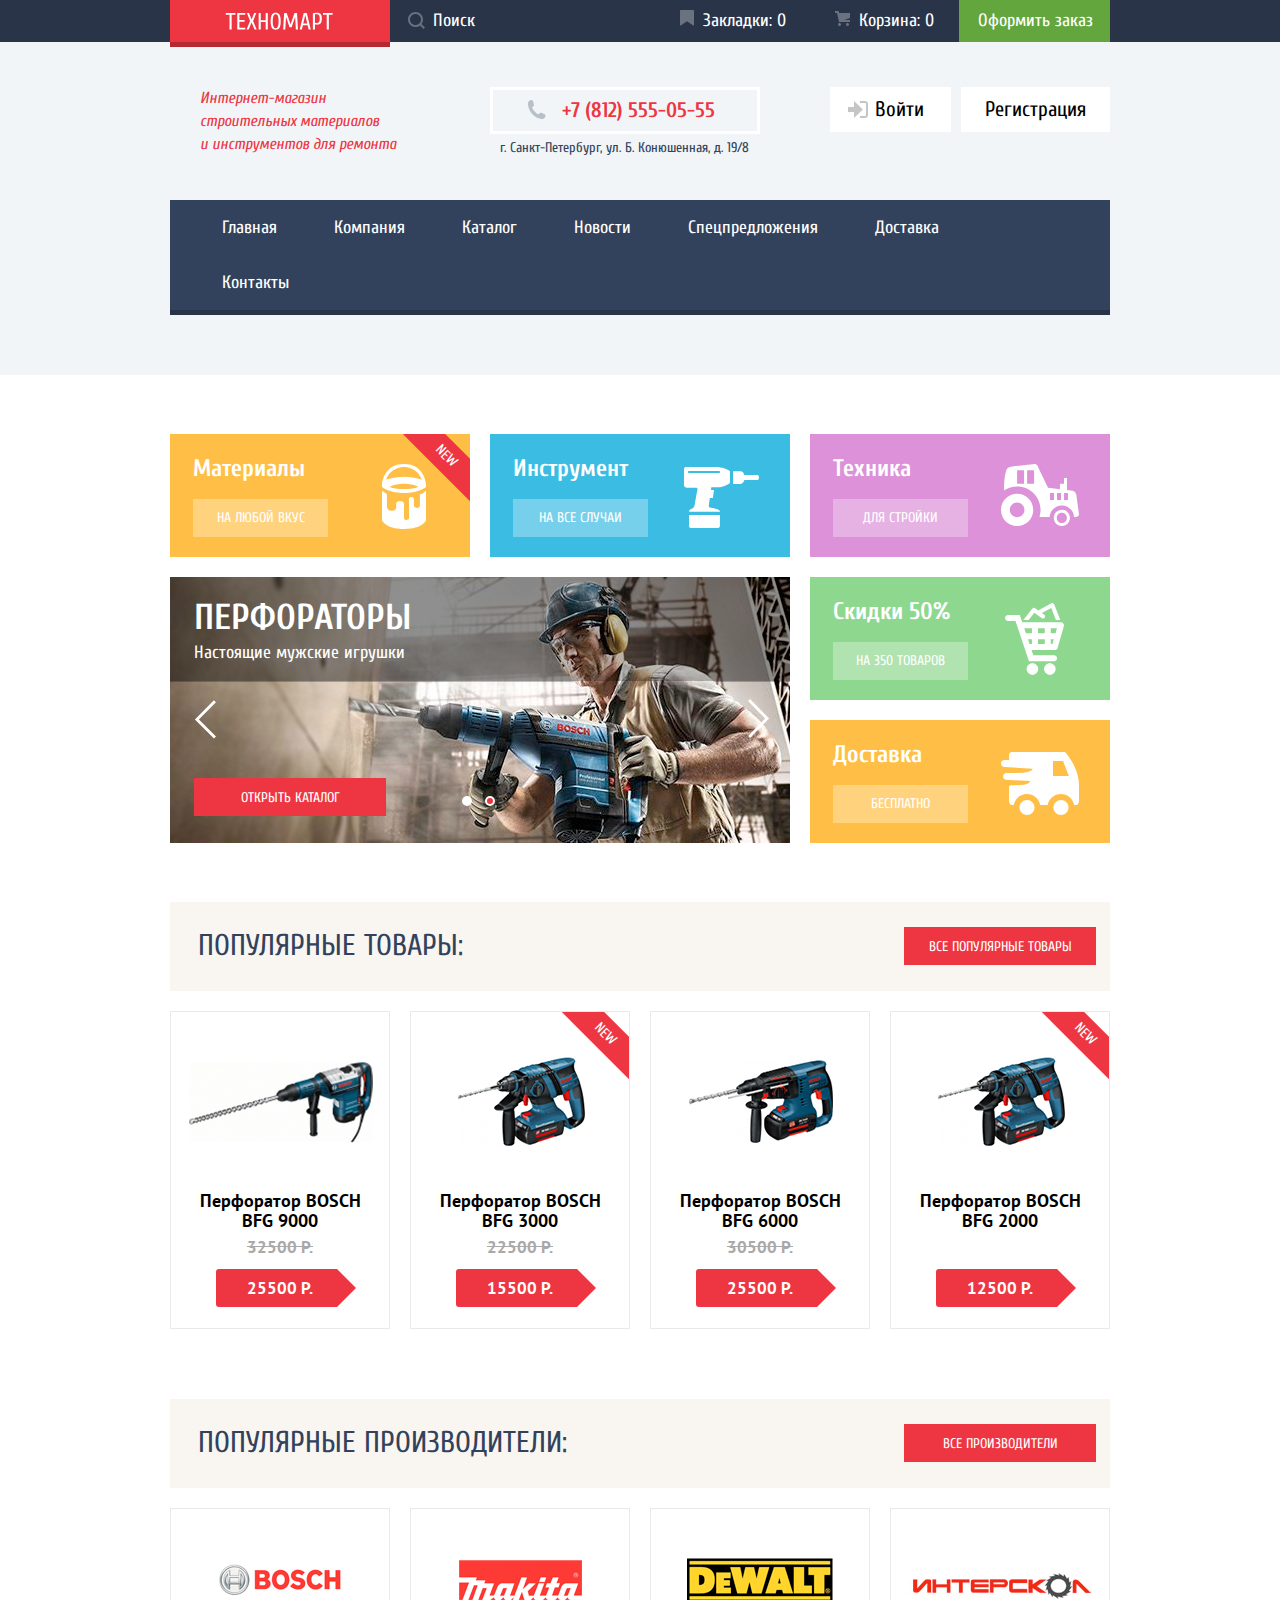
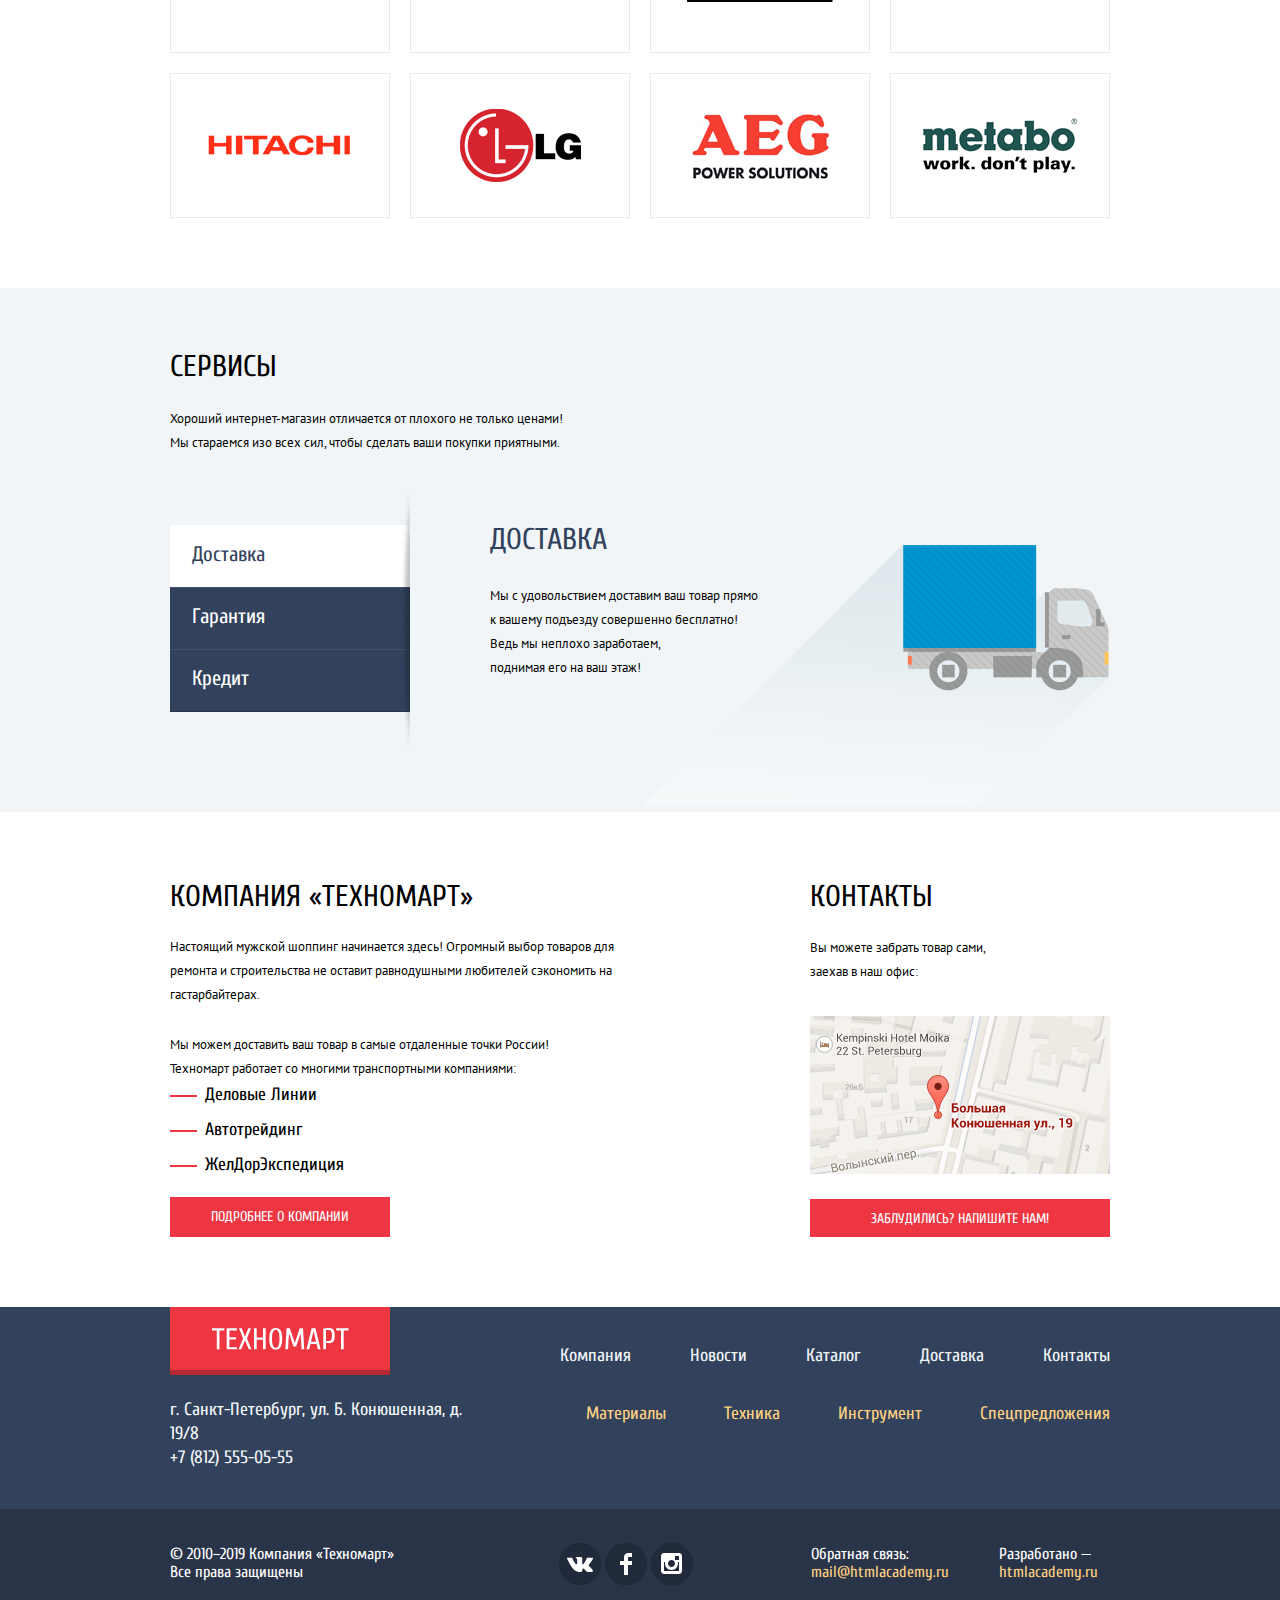
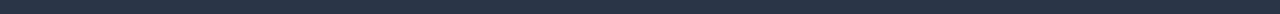
<file: index.html>
<!DOCTYPE html>
<html lang="ru" class="page">

<head>
  <meta charset="utf-8">
  <title>HTML Academy: Техномарт</title>
  <link href="https://fonts.googleapis.com/css2?family=Cuprum:ital,wght@0,400;0,700;1,400&family=PT+Sans:wght@400;700&display=swap" rel="stylesheet">
  <link href="css/normalize.css" rel="stylesheet">
  <link href="css/minifiedcss.css" rel="stylesheet">
</head>

<body class="page-body">
  <header class="site-header">
    <div class="top-bar">
      <div class="centered top-bar-inner">
        <a class="nav-logo"><img class="nav-logo-image" src="img/logo-technomart.svg" width="108" height="18" alt="Техномарт"></a>
        <form action="https://echo.htmlacademy.ru" method="get" class="site-search">
          <label class="visually-hidden" for="search-field">Поиск по сайту</label>
          <input type="search" id="search-field" class="search-field" placeholder="Поиск" aria-label="Поле поиска">
        </form>
        <a class="user-action user-action-bookmark" href="#">
          <svg width="14" height="16" viewBox="0 0 14 16" fill="none" xmlns="http://www.w3.org/2000/svg">
            <path d="M14 15C14 15.55 13.632 15.741 13.182 15.426L7.819 11.661C7.369 11.346 6.632 11.346 6.182 11.661L0.818 15.426C0.368 15.741 0 15.55 0 15V1C0 0.45 0.45 0 1 0H13C13.55 0 14 0.45 14 1V15Z" fill="white" />
          </svg>
          <span>Закладки:</span>
          <span>0</span>
        </a>
        <a class="user-action user-action-cart" href="#">
          <svg width="15" height="15" viewBox="0 0 15 15" fill="none" xmlns="http://www.w3.org/2000/svg">
            <path d="M4.5 15C5.32843 15 6 14.3284 6 13.5C6 12.6716 5.32843 12 4.5 12C3.67157 12 3 12.6716 3 13.5C3 14.3284 3.67157 15 4.5 15Z" fill="white" />
            <path d="M12.5 15C13.3284 15 14 14.3284 14 13.5C14 12.6716 13.3284 12 12.5 12C11.6716 12 11 12.6716 11 13.5C11 14.3284 11.6716 15 12.5 15Z" fill="white" />
            <path d="M15 2H4.07L3.648 0H0V2H2.031L4.016 11H15V9H9.441L15 6.951V2Z" fill="white" />
          </svg>
          <span>Корзина:</span>
          <span>0</span>
        </a>
        <a class="user-action user-action-order user-action-accent" href="#">Оформить заказ</a>
      </div>
    </div>
    <div class="centered">
      <section class="header-mid">
        <h1 class="header-heading">Интернет-магазин строительных материалов и&nbsp;инструментов для ремонта</h1>
        <div class="header-address-section">
          <a class="header-address-phone" href="tel:+78125550555">+7 (812) 555-05-55</a>
          <address class="header-address">г. Санкт-Петербург, ул. Б. Конюшенная, д. 19/8</address>
        </div>
        <div class="user-login-section">
          <a class="log-action-btn log-action-btn-login" href="#">
            <svg width="21" height="17" viewBox="0 0 21 17" fill="#C5C5C5" xmlns="http://www.w3.org/2000/svg">
              <path d="M14.875 8.5L6 0V6H0V11H6V17L14.875 8.5Z" />
              <path d="M16.986 15.01H11.959V17H16.986C19.164 17 19.99 15.19 20.015 13.974V3.028C19.99 1.811 19.164 0 16.986 0H11.959V1.99H16.986C17.825 1.99 17.978 2.671 17.996 3.047V13.951C17.979 14.327 17.825 15.01 16.986 15.01Z" />
            </svg>
            <span>Войти</span>
          </a>
          <a class="log-action-btn" href="#">Регистрация</a>
        </div>
      </section>
      <nav class="header-nav" aria-label="Навигация по сайту">
        <ul class="header-nav-list content-list">
          <li class="header-nav-item">
            <a class="header-nav-link">Главная</a>
          </li>
          <li class="header-nav-item">
            <a class="header-nav-link" href="#">Компания</a>
          </li>
          <li class="header-nav-item">
            <a class="header-nav-link" href="catalog.html">Каталог</a>
          </li>
          <li class="header-nav-item">
            <a class="header-nav-link" href="#">Новости</a>
          </li>
          <li class="header-nav-item">
            <a class="header-nav-link" href="#">Спецпредложения</a>
          </li>
          <li class="header-nav-item">
            <a class="header-nav-link" href="#">Доставка</a>
          </li>
          <li class="header-nav-item">
            <a class="header-nav-link" href="#">Контакты</a>
          </li>
        </ul>
      </nav>
    </div>
  </header>
  <main class="site-main">
    <div class="centered">
      <section class="offer-section">
        <h2 class="visually-hidden">Предложения:</h2>
        <div class="category category-materials new-label">
          <h3>Материалы</h3>
          <a class="site-button category-button" href="#">На любой вкус</a>
        </div>
        <div class="category category-instruments">
          <h3>Инструмент</h3>
          <a class="site-button category-button" href="#">На все случаи</a>
        </div>
        <div class="category category-technics">
          <h3>Техника</h3>
          <a class="site-button category-button" href="#">Для стройки</a>
        </div>
        <div class="slider-section">
          <div class="slider-wrapper">
            <section class="slider-slide first-slide active-slide">
              <div class="slider-info-wrapper">
                <h3>Перфораторы</h3>
                <p>Настоящие мужские игрушки</p>
              </div>
              <div class="slider-button-wrapper">
                <a class="site-button" href="catalog.html">Открыть каталог</a>
              </div>
            </section>
            <section class="slider-slide second-slide">
              <div class="slider-info-wrapper">
                <h3>Дрели</h3>
                <p>Соседям на радость!</p>
              </div>
              <div class="slider-button-wrapper">
                <a class="site-button" href="catalog.html">Открыть каталог</a>
              </div>
            </section>
          </div>
          <div class="slider-controls">
            <div class="slider-toggle-container">
              <button class="slider-toggle slider-toggle-left">
                <span class="visually-hidden">Предыдущий слайд</span>
              </button>
              <button class="slider-toggle slider-toggle-right">
                <span class="visually-hidden">Следующий слайд</span>
              </button>
            </div>
            <div class="slider-switch-container">
              <button class="slider-switch">
                <span class="visually-hidden">Первый слайд</span>
              </button>
              <button class="slider-switch slider-switch-current">
                <span class="visually-hidden">Второй слайд</span>
              </button>
            </div>
          </div>
        </div>
        <div class="category category-offers">
          <h3>Скидки 50%</h3>
          <a class="site-button category-button" href="#">На 350 товаров</a>
        </div>
        <div class="category category-delivery">
          <h3>Доставка</h3>
          <a class="site-button category-button" href="#">Бесплатно</a>
        </div>
      </section>
      <section class="popular-section">
        <div class="popular-section-header">
          <h2 class="content-heading">Популярные товары:</h2>
          <a class="site-button" href="#">Все популярные товары</a>
        </div>
        <ul class="popular-product-list content-list">
          <li class="product-list-item">
            <article class="product-card" tabindex="0">
              <div class="product-card-title">
                <h4>Перфоратор BOSCH BFG 9000</h4>
              </div>
              <div class="product-card-photo">
                <img class="product-card-img" src="img/snippet-32961.jpg" width="184" height="164" alt="Фотография товара">
              </div>
              <div class="product-card-actions">
                <a class="site-button product-card-buy-btn" href="#">
                  <span>Купить</span>
                </a>
                <a class="site-button product-card-bookmark-btn" href="#">В закладки</a>
              </div>
              <div class="product-price-wrapper">
                <p class="product-card-price product-card-old-price">32500 Р.</p>
                <p class="product-card-price product-price-button">25500 Р.</p>
              </div>
            </article>
          </li>
          <li class="product-list-item">
            <article class="product-card new-label" tabindex="0">
              <div class="product-card-title">
                <h4>Перфоратор BOSCH BFG 3000</h4>
              </div>
              <div class="product-card-photo">
                <img class="product-card-img" src="img/snippet-18927.jpg" width="127" height="112" alt="Фотография товара">
              </div>
              <div class="product-card-actions">
                <a class="site-button product-card-buy-btn" href="#">
                  <span>Купить</span>
                </a>
                <a class="site-button product-card-bookmark-btn" href="#">В закладки</a>
              </div>
              <div class="product-price-wrapper">
                <p class="product-card-price product-card-old-price">22500 Р.</p>
                <p class="product-card-price product-price-button">15500 Р.</p>
              </div>
            </article>
          </li>
          <li class="product-list-item">
            <article class="product-card" tabindex="0">
              <div class="product-card-title">
                <h4>Перфоратор BOSCH BFG 6000</h4>
              </div>
              <div class="product-card-photo">
                <img class="product-card-img" src="img/snippet-945.jpg" width="144" height="128" alt="Фотография товара">
              </div>
              <div class="product-card-actions">
                <a class="site-button product-card-buy-btn" href="#">
                  <span>Купить</span>
                </a>
                <a class="site-button product-card-bookmark-btn" href="#">В закладки</a>
              </div>
              <div class="product-price-wrapper">
                <p class="product-card-price product-card-old-price">30500 Р.</p>
                <p class="product-card-price product-price-button">25500 Р.</p>
              </div>
            </article>
          </li>
          <li class="product-list-item">
            <article class="product-card new-label" tabindex="0">
              <div class="product-card-title">
                <h4>Перфоратор BOSCH BFG 2000</h4>
              </div>
              <div class="product-card-photo">
                <img class="product-card-img" src="img/snippet-18927.jpg" width="127" height="112" alt="Фотография товара">
              </div>
              <div class="product-card-actions">
                <a class="site-button product-card-buy-btn" href="#">
                  <span>Купить</span>
                </a>
                <a class="site-button product-card-bookmark-btn" href="#">В закладки</a>
              </div>
              <div class="product-price-wrapper">
                <p class="product-card-price product-price-button">12500 Р.</p>
              </div>
            </article>
          </li>
        </ul>
      </section>
      <section class="popular-section">
        <div class="popular-section-header">
          <h2 class="content-heading">Популярные Производители:</h2>
          <a class="site-button" href="#">Все производители</a>
        </div>
        <ul class="manufacturer-list content-list">
          <li class="manufacturer-list-item">
            <a class="manufacturer-list-link" href="#" aria-label="Сайт компании-производителя Bosch">
              <img class="manufacturer-list-img" src="img/bosch-company.png" width="126" height="37" alt="Bosch">
            </a>
          </li>
          <li class="manufacturer-list-item">
            <a class="manufacturer-list-link" href="#" aria-label="Сайт компании-производителя Makita">
              <img class="manufacturer-list-img" src="img/makita-company.png" width="123" height="40" alt="Makita">
            </a>
          </li>
          <li class="manufacturer-list-item">
            <a class="manufacturer-list-link" href="#" aria-label="Сайт компании-производителя Dewalt">
              <img class="manufacturer-list-img" src="img/dewalt-company.png" width="146" height="44" alt="Dewalt">
            </a>
          </li>
          <li class="manufacturer-list-item">
            <a class="manufacturer-list-link" href="#" aria-label="Сайт компании-производителя Интерскол">
              <img class="manufacturer-list-img" src="img/interskol-company.png" width="200" height="88" alt="Интерскол">
            </a>
          </li>
          <li class="manufacturer-list-item">
            <a class="manufacturer-list-link" href="#" aria-label="Сайт компании-производителя Hitachi">
              <img class="manufacturer-list-img" src="img/hitachi-company.png" width="169" height="31" alt="Hitachi">
            </a>
          </li>
          <li class="manufacturer-list-item">
            <a class="manufacturer-list-link" href="#" aria-label="Сайт компании-производителя Lg">
              <img class="manufacturer-list-img" src="img/lg-company.png" width="121" height="73" alt="Lg">
            </a>
          </li>
          <li class="manufacturer-list-item">
            <a class="manufacturer-list-link" href="#" aria-label="Сайт компании-производителя Aeg">
              <img class="manufacturer-list-img" src="img/aeg-company.png" width="151" height="96" alt="Aeg">
            </a>
          </li>
          <li class="manufacturer-list-item">
            <a class="manufacturer-list-link" href="#" aria-label="Сайт компании-производителя Metabo">
              <img class="manufacturer-list-img" src="img/metabo-company.png" width="204" height="69" alt="Metabo">
            </a>
          </li>
        </ul>
      </section>
    </div>
    <section class="services-section">
      <div class="centered">
        <div class="service-section-inner">
          <div class="service-heading-wrapper">
            <h2 class="content-heading section-heading">Сервисы</h2>
            <p>Хороший интернет-магазин отличается от плохого не только ценами! Мы стараемся изо всех сил, чтобы сделать ваши покупки приятными.</p>
          </div>
          <div class="services-tabs">
            <button class="tab-button tab-button-active">Доставка</button>
            <button class="tab-button">Гарантия</button>
            <button class="tab-button">Кредит</button>
          </div>
          <div class="services-description">
            <div class="services-description-card services-description-card-active services-description-delivery">
              <h3 class="content-heading">Доставка</h3>
              <p>Мы с удовольствием доставим ваш товар прямо к&nbsp;вашему&nbsp;подъезду совершенно бесплатно! Ведь&nbsp;мы&nbsp;неплохо&nbsp;заработаем,<br>поднимая его на ваш этаж!</p>
            </div>
            <div class="services-description-card services-description-warranty">
              <h3 class="content-heading">Гарантия</h3>
              <p>Если купленный у нас товар поломается или заискрит, а&nbsp;также в случае пожара, спровоцированного его возгоранием, вы всегда можете быть уверены в нашей гарантии. Мы обменяем сгоревший товар на новый. Дом&nbsp;уж восстановите как-нибудь сами.</p>
            </div>
            <div class="services-description-card services-description-credit">
              <h3 class="content-heading">Кредит</h3>
              <p>Залезть в долговую яму стало проще! Кредитные&nbsp;консультанты придут вам на помощь.</p>
              <a class="site-button" href="#">Отправить заявку</a>
            </div>
          </div>
        </div>
      </div>
    </section>
    <div class="centered">
      <div class="info-section">
        <section class="info-inner about-section">
          <h2 class="content-heading section-heading">Компания «Техномарт»</h2>
          <p>Настоящий мужской шоппинг начинается здесь! Огромный выбор товаров для ремонта и строительства не оставит равнодушными любителей сэкономить на гастарбайтерах.</p>
          <p>Мы можем доставить ваш товар в самые отдаленные точки России! Техномарт&nbsp;работает со многими транспортными компаниями:</p>
          <ul class="delivery-list content-list">
            <li class="delivery-list-item">
              <a class="delivery-list-link" href="#">Деловые Линии</a>
            </li>
            <li class="delivery-list-item">
              <a class="delivery-list-link" href="#">Автотрейдинг</a>
            </li>
            <li class="delivery-list-item">
              <a class="delivery-list-link" href="#">ЖелДорЭкспедиция</a>
            </li>
          </ul>
          <a class="site-button" href="#">Подробнее о компании</a>
        </section>
        <section class="info-inner contact-section">
          <h2 class="content-heading section-heading">Контакты</h2>
          <p>Вы можете забрать товар сами,<br> заехав в наш офис:</p>
          <div class="contact-section-map">
            <a href="https://www.google.com/maps/place/%D0%91%D0%BE%D0%BB%D1%8C%D1%88%D0%B0%D1%8F+%D0%9A%D0%BE%D0%BD%D1%8E%D1%88%D0%B5%D0%BD%D0%BD%D0%B0%D1%8F+%D1%83%D0%BB.,+19%2F8,+%D0%A1%D0%B0%D0%BD%D0%BA%D1%82-%D0%9F%D0%B5%D1%82%D0%B5%D1%80%D0%B1%D1%83%D1%80%D0%B3,+%D0%A0%D0%BE%D1%81%D1%81%D0%B8%D1%8F,+191186/@59.9387165,30.3230474,17z/data=!4m2!3m1!1s0x4696310fca145cc1:0x42b32648d8238007" target="_blank" aria-label="Наше местоположение на карте">
              <img src="img/map.jpg" width="300" height="158" alt="Карта">
            </a>
          </div>
          <a class="site-button contact-button" href="#">Заблудились? Напишите нам!</a>
        </section>
      </div>
    </div>
  </main>
  <footer class="site-footer">
    <div class="footer-top">
      <div class="centered">
        <div class="footer-top-inner">
          <div class="footer-info">
            <a class="footer-logo"><img src="img/logo.svg" width="220" height="68" alt="Техномарт"></a>
            <p class="footer-address">г. Санкт-Петербург, ул. Б. Конюшенная, д. 19/8</p>
            <a class="footer-tel" href="tel:+78125550555">+7 (812) 555-05-55</a>
          </div>
          <nav class="footer-nav" aria-label="Навигация по сайту">
            <ul class="footer-nav-list content-list">
              <li class="footer-nav-list-item">
                <a class="footer-nav-list-link" href="#">Компания</a>
              </li>
              <li class="footer-nav-list-item">
                <a class="footer-nav-list-link" href="#">Новости</a>
              </li>
              <li class="footer-nav-list-item">
                <a class="footer-nav-list-link" href="catalog.html">Каталог</a>
              </li>
              <li class="footer-nav-list-item">
                <a class="footer-nav-list-link" href="#">Доставка</a>
              </li>
              <li class="footer-nav-list-item">
                <a class="footer-nav-list-link" href="#">Контакты</a>
              </li>
            </ul>
            <ul class="footer-nav-list content-list">
              <li class="footer-nav-list-item">
                <a class="footer-nav-list-link" href="#">Материалы</a>
              </li>
              <li class="footer-nav-list-item">
                <a class="footer-nav-list-link" href="#">Техника</a>
              </li>
              <li class="footer-nav-list-item">
                <a class="footer-nav-list-link" href="#">Инструмент</a>
              </li>
              <li class="footer-nav-list-item">
                <a class="footer-nav-list-link" href="#">Спецпредложения</a>
              </li>
            </ul>
          </nav>
        </div>
      </div>
    </div>
    <div class="bottom-bar">
      <div class="centered">
        <div class="bottom-bar-inner">
          <p class="bottom-bar-terms">© 2010–2019 Компания «Техномарт»<br>Все права защищены</p>
          <section class="social-network">
            <h3 class="visually-hidden">Мы в социальных сетях</h3>
            <ul class="social-network-list content-list">
              <li class="social-network-list-item">
                <a class="social-network-list-link social-network-list-link-vk" href="#">
                  <span class="visually-hidden">Vkontakte</span>
                </a>
              </li>
              <li class="social-network-list-item">
                <a class="social-network-list-link social-network-list-link-fb" href="#">
                  <span class="visually-hidden">Facebook</span>
                </a>
              </li>
              <li class="social-network-list-item">
                <a class="social-network-list-link social-network-list-link-insta" href="#">
                  <span class="visually-hidden">Instagram</span>
                </a>
              </li>
            </ul>
          </section>
          <div class="bottom-bar-info">
            <p class="bottom-bar-contact">Обратная связь: <a class="bottom-bar-link" href="mailto:mail@htmlacademy.ru">mail@htmlacademy.ru</a></p>
            <p class="bottom-bar-copyright">Разработано — <a class="bottom-bar-link" href="https://htmlacademy.ru/intensive/htmlcss">htmlacademy.ru</a></p>
          </div>
        </div>
      </div>
    </div>
  </footer>
  <div class="modal modal-map modal-map-opened">
    <iframe class="modal-map-live" src="https://www.google.com/maps/embed?pb=!1m14!1m8!1m3!1d1998.6037861610246!2d30.3230474!3d59.9387165!3m2!1i1024!2i768!4f13.1!3m3!1m2!1s0x4696310fca145cc1%3A0x42b32648d8238007!2z0JHQvtC70YzRiNCw0Y8g0JrQvtC90Y7RiNC10L3QvdCw0Y8g0YPQuy4sIDE5LzgsINCh0LDQvdC60YIt0J_QtdGC0LXRgNCx0YPRgNCzLCDQoNC-0YHRgdC40Y8sIDE5MTE4Ng!5e0!3m2!1sru!2see!4v1594763215820!5m2!1sru!2see" width="943" height="442" allowfullscreen="" aria-hidden="false" tabindex="0"></iframe>
    <a class="modal-map-link" href="https://www.google.com/maps/place/%D0%91%D0%BE%D0%BB%D1%8C%D1%88%D0%B0%D1%8F+%D0%9A%D0%BE%D0%BD%D1%8E%D1%88%D0%B5%D0%BD%D0%BD%D0%B0%D1%8F+%D1%83%D0%BB.,+19%2F8,+%D0%A1%D0%B0%D0%BD%D0%BA%D1%82-%D0%9F%D0%B5%D1%82%D0%B5%D1%80%D0%B1%D1%83%D1%80%D0%B3,+%D0%A0%D0%BE%D1%81%D1%81%D0%B8%D1%8F,+191186/@59.9387165,30.3230474,17z/data=!4m2!3m1!1s0x4696310fca145cc1:0x42b32648d8238007" target="_blank">
      <img src="img/map-big.jpg" width="943" height="442" alt="Карта">
    </a>
    <button class="modal-close-btn" type="button" name="close-btn" aria-label="Кнопка закрытия окна">
    </button>
  </div>
  <section class="modal modal-contact">
    <h2 class="visually-hidden">Форма связи</h2>
    <form class="modal-contact-form" action="https://echo.htmlacademy.ru" method="post">
      <div class="modal-contact-fields">
        <div class="modal-contact-field">
          <label class="modal-contact-label" for="name-field">Ваше имя:</label>
          <input class="modal-contact-input" type="text" name="contact-name" id="name-field" placeholder="Имя Фамилия">
        </div>
        <div class="modal-contact-field">
          <label class="modal-contact-label" for="email-field">Ваш e-mail:</label>
          <input class="modal-contact-input" type="email" name="contact-email" id="email-field" placeholder="email@example.com">
        </div>
        <div class="modal-contact-field-full">
          <label class="modal-contact-label" for="comment-field">Текст письма:</label>
          <textarea class="modal-contact-input modal-contact-comment" id="comment-field" placeholder="В свободной форме"></textarea>
        </div>
      </div>
      <div class="modal-contact-submit">
        <button class="site-button modal-button" type="submit">Отправить</button>
      </div>
    </form>
    <button class="modal-close-btn" type="button" name="close-btn" aria-label="Кнопка закрытия окна">
    </button>
  </section>
  <div class="modal modal-cart">
    <div class="modal-cart-inner">
      <div class="modal-cart-alert">
        <p>Товар добавлен в корзину!</p>
      </div>
      <div class="modal-contact-submit modal-cart-links">
        <a class="site-button" href="#">Оформить заказ</a>
        <a class="site-button site-button-noaccent" href="#">Продолжить покупки</a>
      </div>
    </div>
    <button class="modal-close-btn" type="button" name="close-btn" aria-label="Кнопка закрытия окна">
    </button>
  </div>
</body>

</html>
</file>
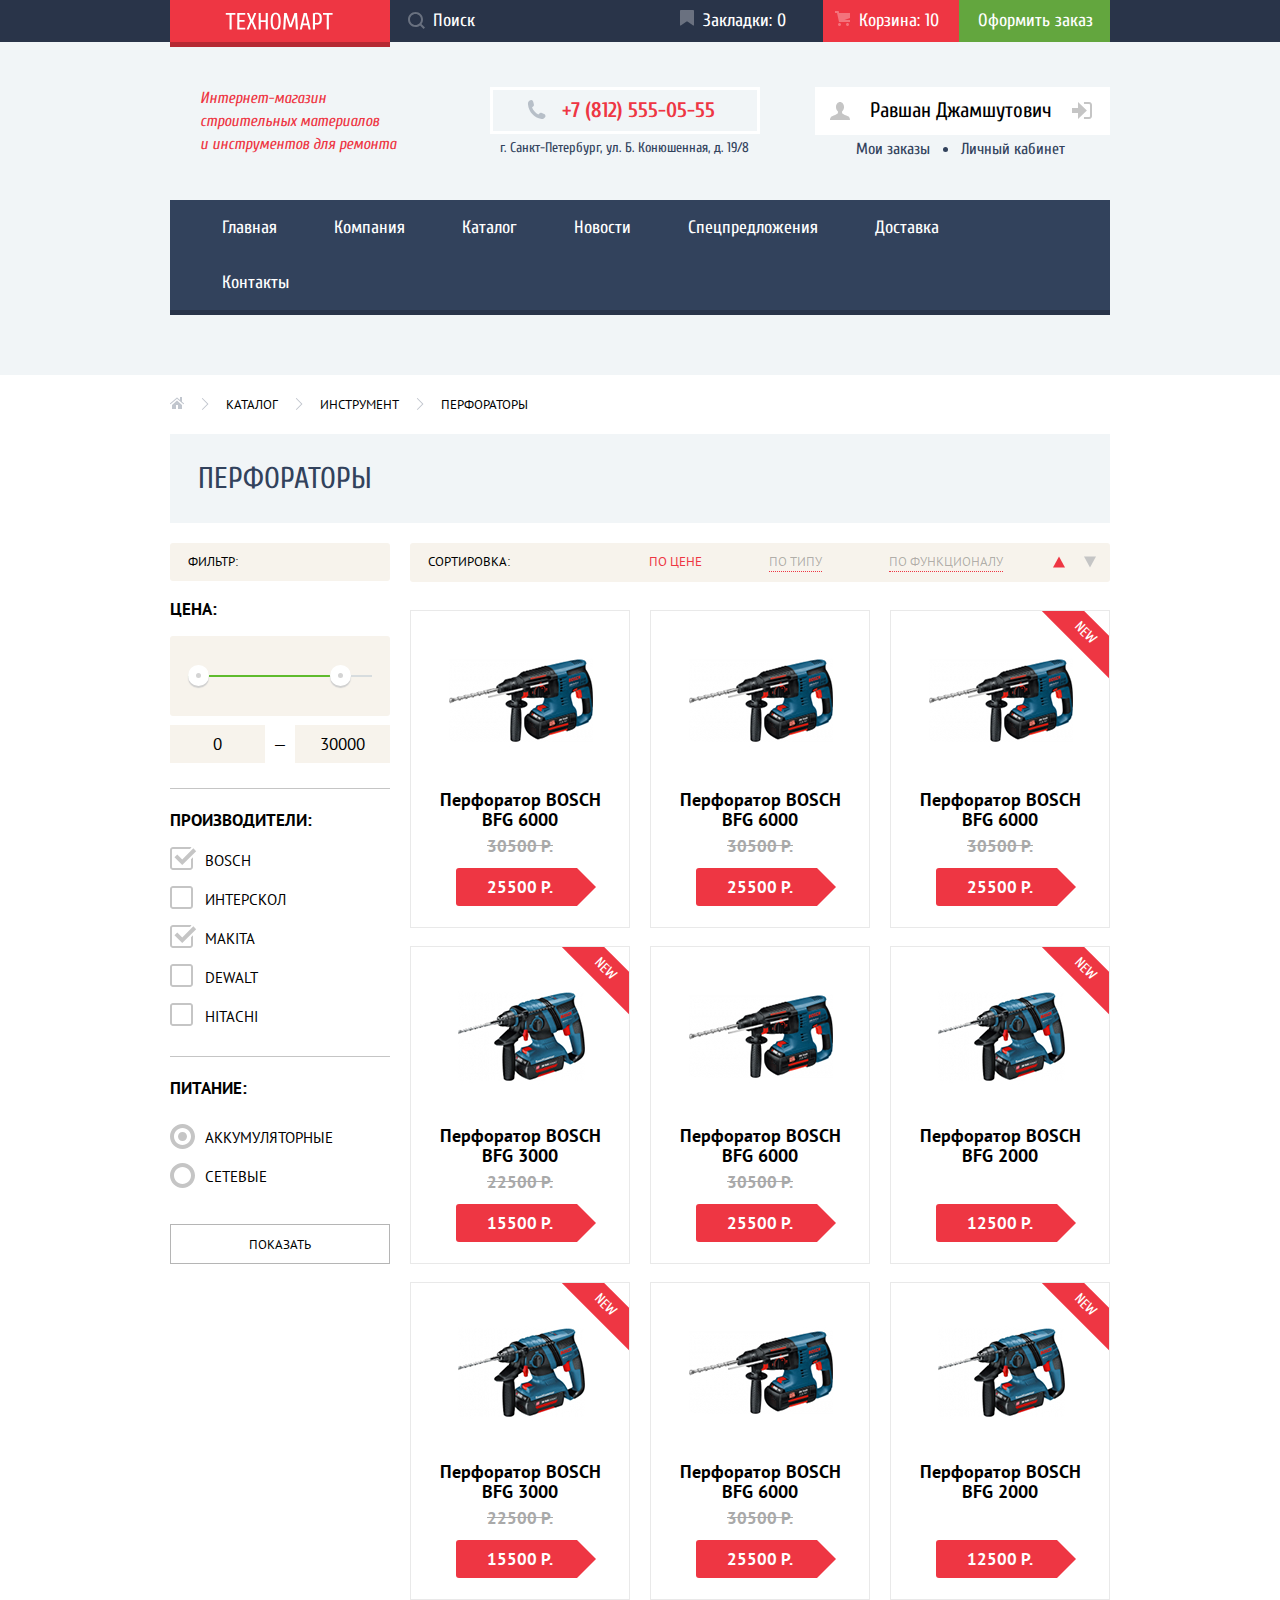
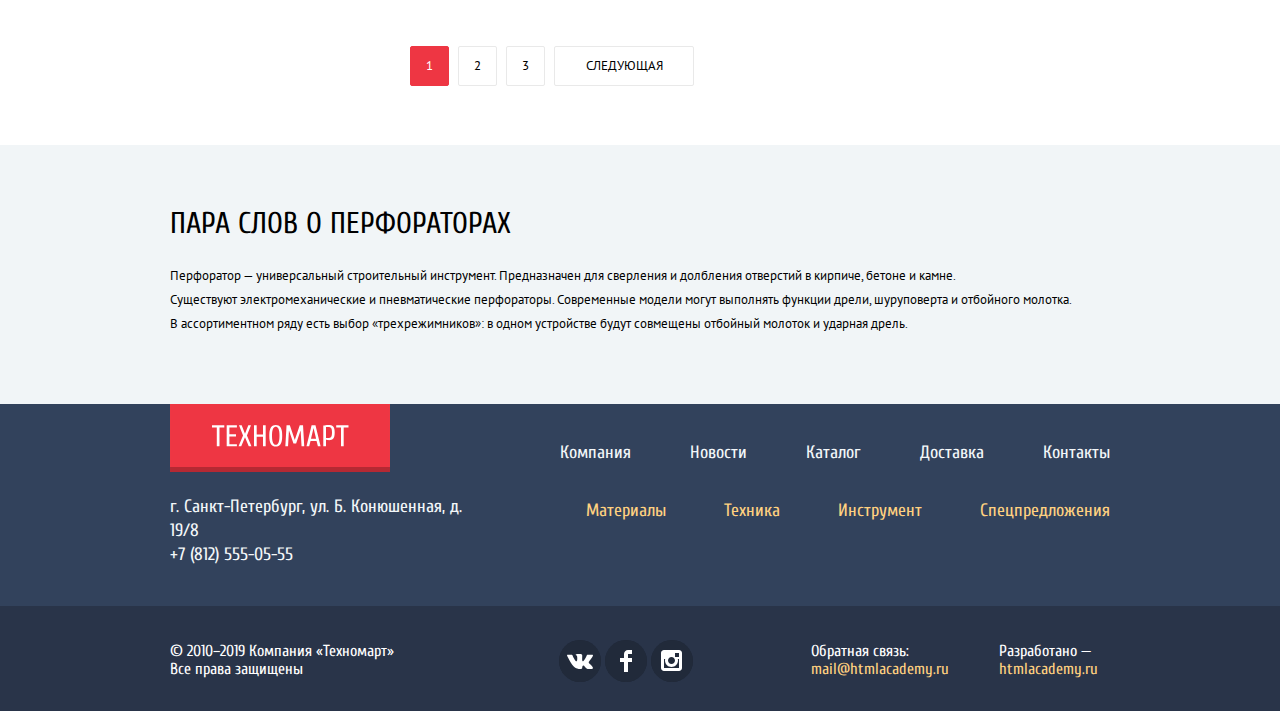
<file: catalog.html>
<!DOCTYPE html>
<html lang="ru" class="page">

<head>
  <meta charset="utf-8">
  <title>HTML Academy: Техномарт</title>
  <link href="https://fonts.googleapis.com/css2?family=Cuprum:ital,wght@0,400;0,700;1,400&family=PT+Sans:wght@400;700&display=swap" rel="stylesheet">
  <link href="css/normalize.css" rel="stylesheet">
  <link href="css/minifiedcss.css" rel="stylesheet">
</head>

<body class="page-body">
  <header class="site-header">
    <div class="top-bar">
      <div class="centered top-bar-inner">
        <a class="nav-logo" href="index.html">
          <img class="nav-logo-image" src="img/logo-technomart.svg" width="108" height="18" alt="Техномарт">
        </a>
        <form action="https://echo.htmlacademy.ru" method="get" class="site-search">
          <label class="visually-hidden" for="search-field">Поиск по сайту</label>
          <input type="search" id="search-field" class="search-field" placeholder="Поиск" aria-label="Поле поиска">
        </form>
        <a class="user-action user-action-bookmark" href="#">
          <svg width="14" height="16" viewBox="0 0 14 16" fill="none" xmlns="http://www.w3.org/2000/svg">
            <path d="M14 15C14 15.55 13.632 15.741 13.182 15.426L7.819 11.661C7.369 11.346 6.632 11.346 6.182 11.661L0.818 15.426C0.368 15.741 0 15.55 0 15V1C0 0.45 0.45 0 1 0H13C13.55 0 14 0.45 14 1V15Z" fill="white" />
          </svg>
          <span>Закладки:</span>
          <span>0</span>
        </a>
        <a class="user-action user-action-cart user-action-active" href="#">
          <svg width="15" height="15" viewBox="0 0 15 15" fill="none" xmlns="http://www.w3.org/2000/svg">
            <path d="M4.5 15C5.32843 15 6 14.3284 6 13.5C6 12.6716 5.32843 12 4.5 12C3.67157 12 3 12.6716 3 13.5C3 14.3284 3.67157 15 4.5 15Z" fill="white" />
            <path d="M12.5 15C13.3284 15 14 14.3284 14 13.5C14 12.6716 13.3284 12 12.5 12C11.6716 12 11 12.6716 11 13.5C11 14.3284 11.6716 15 12.5 15Z" fill="white" />
            <path d="M15 2H4.07L3.648 0H0V2H2.031L4.016 11H15V9H9.441L15 6.951V2Z" fill="white" />
          </svg>
          <span>Корзина:</span>
          <span>10</span>
        </a>
        <a class="user-action user-action-order user-action-accent" href="#">Оформить заказ</a>
      </div>
    </div>
    <div class="centered">
      <section class="header-mid">
        <h1 class="header-heading">Интернет-магазин строительных материалов и&nbsp;инструментов для ремонта</h1>
        <div class="header-address-section">
          <a class="header-address-phone" href="tel:+78125550555">+7 (812) 555-05-55</a>
          <address class="header-address">г. Санкт-Петербург, ул. Б. Конюшенная, д. 19/8</address>
        </div>
        <div class="user-login-section">
          <a class="log-action-link profile" href="#">
            <svg width="20" height="18" viewBox="0 0 20 18" fill="#C5C5C5" xmlns="http://www.w3.org/2000/svg">
              <path d="M17.881 14.166C15.737 13.431 13.625 12.5 12.674 11.776C12.017 11.275 11.904 10.158 12.157 9.361C13.275 8.458 14.021 6.884 14.021 5.083C14.021 2.276 12.221 0 10 0C7.77902 0 5.97901 2.276 5.97901 5.083C5.97901 6.884 6.72501 8.457 7.84201 9.36C8.09501 10.158 7.98302 11.275 7.32502 11.776C6.37502 12.5 4.26201 13.43 2.11801 14.166C-0.0259852 14.902 1.48343e-05 18 1.48343e-05 18H20C20 18 20.025 14.901 17.881 14.166Z" />
            </svg>
            <span>Равшан Джамшутович</span>
          </a>
          <a class="log-action-link logout" href="#">
            <svg width="21" height="17" viewBox="0 0 21 17" fill="#C5C5C5" xmlns="http://www.w3.org/2000/svg">
              <path d="M14.875 8.5L6 0V6H0V11H6V17L14.875 8.5Z" />
              <path d="M16.986 15.01H11.959V17H16.986C19.164 17 19.99 15.19 20.015 13.974V3.028C19.99 1.811 19.164 0 16.986 0H11.959V1.99H16.986C17.825 1.99 17.978 2.671 17.996 3.047V13.951C17.979 14.327 17.825 15.01 16.986 15.01Z" />
            </svg>
          </a>
          <ul class="user-menu content-list">
            <li class="user-menu-item"><a class="user-menu-link" href="#">Мои заказы</a></li>
            <li class="user-menu-item"><a class="user-menu-link" href="#">Личный кабинет</a></li>
          </ul>
        </div>
      </section>
      <nav class="header-nav" aria-label="Навигация по сайту">
        <ul class="header-nav-list content-list">
          <li class="header-nav-item">
            <a class="header-nav-link" href="index.html">Главная</a>
          </li>
          <li class="header-nav-item">
            <a class="header-nav-link" href="#">Компания</a>
          </li>
          <li class="header-nav-item">
            <a class="header-nav-link">Каталог</a>
          </li>
          <li class="header-nav-item">
            <a class="header-nav-link" href="#">Новости</a>
          </li>
          <li class="header-nav-item">
            <a class="header-nav-link" href="#">Спецпредложения</a>
          </li>
          <li class="header-nav-item">
            <a class="header-nav-link" href="#">Доставка</a>
          </li>
          <li class="header-nav-item">
            <a class="header-nav-link" href="#">Контакты</a>
          </li>
        </ul>
      </nav>
    </div>
  </header>
  <main class="site-main">
    <div class="centered">
      <ul class="breadcrumbs content-list">
        <li class="breadcrumbs-item">
          <a class="breadcrumbs-link breadcrumbs-link-home" href="index.html">
            <span class="visually-hidden">Главная</span>
          </a>
        </li>
        <li class="breadcrumbs-item">
          <a class="breadcrumbs-link" href="#">Каталог</a>
        </li>
        <li class="breadcrumbs-item">
          <a class="breadcrumbs-link" href="#">Инструмент</a>
        </li>
        <li class="breadcrumbs-item">
          <a class="breadcrumbs-link">Перфораторы</a>
        </li>
      </ul>
      <div class="popular-section-header page-heading-container">
        <h2 class="content-heading">Перфораторы</h2>
      </div>
      <div class="product-catalogue-wrapper">
        <section class="filter-section">
          <div class="filter-bar">
            <h3 class="filter-heading">Фильтр:</h3>
          </div>
          <form action="https://echo.htmlacademy.ru" method="get">
            <fieldset class="filter-fieldset">
              <legend class="filter-legend">Цена:</legend>
              <div class="filter-price-range-container">
                <div class="filter-price-range">
                  <div class="price-range-scale">
                    <div class="price-range-bar"></div>
                  </div>
                  <div class="price-range-toggle toggle toggle-min"></div>
                  <div class="price-range-toggle toggle toggle-max"></div>
                </div>
              </div>
              <div class="price-range-select">
                <div class="price-select-container">
                  <span class="price-range-select-min">0</span>
                </div>
                <span>—</span>
                <div class="price-select-container">
                  <span class="price-range-select-min">30000</span>
                </div>
              </div>
            </fieldset>
            <fieldset class="filter-fieldset">
              <legend class="filter-legend">Производители:</legend>
              <ul class="filter-input-list content-list">
                <li class="filter-input-list-item">
                  <input class="option-input" type="checkbox" id="filter-manfucaturer-bosch" checked>
                  <label class="option-label" for="filter-manfucaturer-bosch">
                    <svg class="option-icon option-icon-on option-icon-checkbox-on" width="27" height="23" viewBox="0 0 27 23" fill="#C5C5C5" xmlns="http://www.w3.org/2000/svg">
                      <path d="M7.28499 7.48598L4.45599 10.315L12.239 18.098L26.171 4.16598L23.343 1.33698L12.239 12.439L7.28499 7.48598Z" />
                      <path d="M21 20C21 20.542 20.542 21 20 21H3C2.458 21 2 20.542 2 20V3C2 2.458 2.458 2 3 2H19.908L21.493 0.415C21.041 0.146542 20.5257 0.00329969 20 0H3C1.35 0 0 1.35 0 3V20C0 21.65 1.35 23 3 23H20C21.65 23 23 21.65 23 20V10.171L21 12.171V20Z" />
                    </svg>
                    <svg class="option-icon option-icon-off option-icon-checkbox-off" width="23" height="23" viewBox="0 0 23 23" fill="#C5C5C5" xmlns="http://www.w3.org/2000/svg">
                      <path fill-rule="evenodd" clip-rule="evenodd" d="M3 0H20C21.65 0 23 1.35 23 3V20C23 21.65 21.65 23 20 23H3C1.35 23 0 21.65 0 20V3C0 1.35 1.35 0 3 0ZM21 3C21 2.458 20.542 2 20 2H3C2.458 2 2 2.458 2 3V20C2 20.542 2.458 21 3 21H20C20.542 21 21 20.542 21 20V3Z" />
                    </svg>
                    <span>Bosch</span>
                  </label>
                </li>
                <li class="filter-input-list-item">
                  <input class="option-input" type="checkbox" id="filter-manfucaturer-interskol">
                  <label class="option-label" for="filter-manfucaturer-interskol">
                    <svg class="option-icon option-icon-on option-icon-checkbox-on" width="27" height="23" viewBox="0 0 27 23" fill="#C5C5C5" xmlns="http://www.w3.org/2000/svg">
                      <path d="M7.28499 7.48598L4.45599 10.315L12.239 18.098L26.171 4.16598L23.343 1.33698L12.239 12.439L7.28499 7.48598Z" />
                      <path d="M21 20C21 20.542 20.542 21 20 21H3C2.458 21 2 20.542 2 20V3C2 2.458 2.458 2 3 2H19.908L21.493 0.415C21.041 0.146542 20.5257 0.00329969 20 0H3C1.35 0 0 1.35 0 3V20C0 21.65 1.35 23 3 23H20C21.65 23 23 21.65 23 20V10.171L21 12.171V20Z" />
                    </svg>
                    <svg class="option-icon option-icon-off option-icon-checkbox-off" width="23" height="23" viewBox="0 0 23 23" fill="#C5C5C5" xmlns="http://www.w3.org/2000/svg">
                      <path fill-rule="evenodd" clip-rule="evenodd" d="M3 0H20C21.65 0 23 1.35 23 3V20C23 21.65 21.65 23 20 23H3C1.35 23 0 21.65 0 20V3C0 1.35 1.35 0 3 0ZM21 3C21 2.458 20.542 2 20 2H3C2.458 2 2 2.458 2 3V20C2 20.542 2.458 21 3 21H20C20.542 21 21 20.542 21 20V3Z" />
                    </svg>
                    <span>Интерскол</span>
                  </label>
                </li>
                <li class="filter-input-list-item">
                  <input class="option-input" type="checkbox" id="filter-manfucaturer-makita" checked>
                  <label class="option-label" for="filter-manfucaturer-makita">
                    <svg class="option-icon option-icon-on option-icon-checkbox-on" width="27" height="23" viewBox="0 0 27 23" fill="#C5C5C5" xmlns="http://www.w3.org/2000/svg">
                      <path d="M7.28499 7.48598L4.45599 10.315L12.239 18.098L26.171 4.16598L23.343 1.33698L12.239 12.439L7.28499 7.48598Z" />
                      <path d="M21 20C21 20.542 20.542 21 20 21H3C2.458 21 2 20.542 2 20V3C2 2.458 2.458 2 3 2H19.908L21.493 0.415C21.041 0.146542 20.5257 0.00329969 20 0H3C1.35 0 0 1.35 0 3V20C0 21.65 1.35 23 3 23H20C21.65 23 23 21.65 23 20V10.171L21 12.171V20Z" />
                    </svg>
                    <svg class="option-icon option-icon-off option-icon-checkbox-off" width="23" height="23" viewBox="0 0 23 23" fill="#C5C5C5" xmlns="http://www.w3.org/2000/svg">
                      <path fill-rule="evenodd" clip-rule="evenodd" d="M3 0H20C21.65 0 23 1.35 23 3V20C23 21.65 21.65 23 20 23H3C1.35 23 0 21.65 0 20V3C0 1.35 1.35 0 3 0ZM21 3C21 2.458 20.542 2 20 2H3C2.458 2 2 2.458 2 3V20C2 20.542 2.458 21 3 21H20C20.542 21 21 20.542 21 20V3Z" />
                    </svg>
                    <span>Makita</span>
                  </label>
                </li>
                <li class="filter-input-list-item">
                  <input class="option-input" type="checkbox" id="filter-manfucaturer-dewalt">
                  <label class="option-label" for="filter-manfucaturer-dewalt">
                    <svg class="option-icon option-icon-on option-icon-checkbox-on" width="27" height="23" viewBox="0 0 27 23" fill="#C5C5C5" xmlns="http://www.w3.org/2000/svg">
                      <path d="M7.28499 7.48598L4.45599 10.315L12.239 18.098L26.171 4.16598L23.343 1.33698L12.239 12.439L7.28499 7.48598Z" />
                      <path d="M21 20C21 20.542 20.542 21 20 21H3C2.458 21 2 20.542 2 20V3C2 2.458 2.458 2 3 2H19.908L21.493 0.415C21.041 0.146542 20.5257 0.00329969 20 0H3C1.35 0 0 1.35 0 3V20C0 21.65 1.35 23 3 23H20C21.65 23 23 21.65 23 20V10.171L21 12.171V20Z" />
                    </svg>
                    <svg class="option-icon option-icon-off option-icon-checkbox-off" width="23" height="23" viewBox="0 0 23 23" fill="#C5C5C5" xmlns="http://www.w3.org/2000/svg">
                      <path fill-rule="evenodd" clip-rule="evenodd" d="M3 0H20C21.65 0 23 1.35 23 3V20C23 21.65 21.65 23 20 23H3C1.35 23 0 21.65 0 20V3C0 1.35 1.35 0 3 0ZM21 3C21 2.458 20.542 2 20 2H3C2.458 2 2 2.458 2 3V20C2 20.542 2.458 21 3 21H20C20.542 21 21 20.542 21 20V3Z" />
                    </svg>
                    <span>Dewalt</span>
                  </label>
                </li>
                <li class="filter-input-list-item">
                  <input class="option-input" type="checkbox" id="filter-manfucaturer-hitachi">
                  <label class="option-label" for="filter-manfucaturer-hitachi">
                    <svg class="option-icon option-icon-on option-icon-checkbox-on" width="27" height="23" viewBox="0 0 27 23" fill="#C5C5C5" xmlns="http://www.w3.org/2000/svg">
                      <path d="M7.28499 7.48598L4.45599 10.315L12.239 18.098L26.171 4.16598L23.343 1.33698L12.239 12.439L7.28499 7.48598Z" />
                      <path d="M21 20C21 20.542 20.542 21 20 21H3C2.458 21 2 20.542 2 20V3C2 2.458 2.458 2 3 2H19.908L21.493 0.415C21.041 0.146542 20.5257 0.00329969 20 0H3C1.35 0 0 1.35 0 3V20C0 21.65 1.35 23 3 23H20C21.65 23 23 21.65 23 20V10.171L21 12.171V20Z" />
                    </svg>
                    <svg class="option-icon option-icon-off option-icon-checkbox-off" width="23" height="23" viewBox="0 0 23 23" fill="#C5C5C5" xmlns="http://www.w3.org/2000/svg">
                      <path fill-rule="evenodd" clip-rule="evenodd" d="M3 0H20C21.65 0 23 1.35 23 3V20C23 21.65 21.65 23 20 23H3C1.35 23 0 21.65 0 20V3C0 1.35 1.35 0 3 0ZM21 3C21 2.458 20.542 2 20 2H3C2.458 2 2 2.458 2 3V20C2 20.542 2.458 21 3 21H20C20.542 21 21 20.542 21 20V3Z" />
                    </svg>
                    <span>Hitachi</span>
                  </label>
                </li>
              </ul>
            </fieldset>
            <fieldset class="filter-fieldset">
              <legend class="filter-legend">Питание:</legend>
              <ul class="filter-input-list filter-input-list-radio content-list">
                <li class="filter-input-list-item">
                  <input class="option-input" type="radio" id="filter-type-battery" name="power-supply" checked>
                  <label class="option-label" for="filter-type-battery">
                    <svg class="option-icon option-icon-on option-icon-radio" width="25" height="25" viewBox="0 0 25 25" fill="#C5C5C5" xmlns="http://www.w3.org/2000/svg">
                      <path fill-rule="evenodd" clip-rule="evenodd" d="M0 12.5C0 5.597 5.597 0 12.5 0C19.403 0 25 5.597 25 12.5C25 19.403 19.403 25 12.5 25C5.597 25 0 19.403 0 12.5ZM21 12.5C21 7.813 17.187 4 12.5 4C7.813 4 4 7.813 4 12.5C4 17.187 7.813 21 12.5 21C17.187 21 21 17.187 21 12.5Z" />
                      <path d="M12.5 17C14.9853 17 17 14.9853 17 12.5C17 10.0147 14.9853 8 12.5 8C10.0147 8 8 10.0147 8 12.5C8 14.9853 10.0147 17 12.5 17Z" />
                    </svg>
                    <svg class="option-icon option-icon-off option-icon-radio" width="25" height="25" viewBox="0 0 25 25" fill="#C5C5C5" xmlns="http://www.w3.org/2000/svg">
                      <path fill-rule="evenodd" clip-rule="evenodd" d="M0 12.5C0 5.597 5.597 0 12.5 0C19.403 0 25 5.597 25 12.5C25 19.403 19.403 25 12.5 25C5.597 25 0 19.403 0 12.5ZM21 12.5C21 7.813 17.187 4 12.5 4C7.813 4 4 7.813 4 12.5C4 17.187 7.813 21 12.5 21C17.187 21 21 17.187 21 12.5Z" />
                    </svg>
                    <span>Аккумуляторные</span>
                  </label>
                </li>
                <li class="filter-input-list-item">
                  <input class="option-input" type="radio" id="filter-type-power" name="power-supply">
                  <label class="option-label" for="filter-type-power">
                    <svg class="option-icon option-icon-on option-icon-radio" width="25" height="25" viewBox="0 0 25 25" fill="#C5C5C5" xmlns="http://www.w3.org/2000/svg">
                      <path fill-rule="evenodd" clip-rule="evenodd" d="M0 12.5C0 5.597 5.597 0 12.5 0C19.403 0 25 5.597 25 12.5C25 19.403 19.403 25 12.5 25C5.597 25 0 19.403 0 12.5ZM21 12.5C21 7.813 17.187 4 12.5 4C7.813 4 4 7.813 4 12.5C4 17.187 7.813 21 12.5 21C17.187 21 21 17.187 21 12.5Z" />
                      <path d="M12.5 17C14.9853 17 17 14.9853 17 12.5C17 10.0147 14.9853 8 12.5 8C10.0147 8 8 10.0147 8 12.5C8 14.9853 10.0147 17 12.5 17Z" />
                    </svg>
                    <svg class="option-icon option-icon-off option-icon-radio" width="25" height="25" viewBox="0 0 25 25" fill="#C5C5C5" xmlns="http://www.w3.org/2000/svg">
                      <path fill-rule="evenodd" clip-rule="evenodd" d="M0 12.5C0 5.597 5.597 0 12.5 0C19.403 0 25 5.597 25 12.5C25 19.403 19.403 25 12.5 25C5.597 25 0 19.403 0 12.5ZM21 12.5C21 7.813 17.187 4 12.5 4C7.813 4 4 7.813 4 12.5C4 17.187 7.813 21 12.5 21C17.187 21 21 17.187 21 12.5Z" />
                    </svg>
                    <span>Сетевые</span>
                  </label>
                </li>
              </ul>
            </fieldset>
            <button class="site-button filter-button" type="submit">Показать</button>
          </form>
        </section>
        <div class="product-list-wrapper">
          <div class="filter-bar sorting-bar">
            <section class="product-sorting-section">
              <h3 class="filter-heading">Сортировка:</h3>
              <div class="sortinпg-types">
                <a class="sorting-link sorting-link-active" href="#">По цене</a>
                <a class="sorting-link" href="#">По типу</a>
                <a class="sorting-link" href="#">По функционалу</a>
              </div>
              <div class="sorting-directions">
                <a class="sorting-dir sorting-dir-active" href="#" aria-label="по возрастанию"></a>
                <a class="sorting-dir sorting-dir-desc" href="#" aria-label="по убыванию"></a>
              </div>
            </section>
          </div>
          <section class="product-list-section">
            <h3 class="visually-hidden">Список товаров</h3>
            <ul class="product-list content-list">
              <li class="product-list-item">
                <article class="product-card" tabindex="0">
                  <div class="product-card-title">
                    <h4>Перфоратор BOSCH BFG 6000</h4>
                  </div>
                  <div class="product-card-photo">
                    <img class="product-card-img" src="img/snippet-945.jpg" width="144" height="128" alt="Фотография товара">
                  </div>
                  <div class="product-card-actions">
                    <a class="site-button product-card-buy-btn" href="#">
                      <span>Купить</span>
                    </a>
                    <a class="site-button product-card-bookmark-btn" href="#">В закладки</a>
                  </div>
                  <div class="product-price-wrapper">
                    <p class="product-card-price product-card-old-price">30500 Р.</p>
                    <p class="product-card-price product-price-button">25500 Р.</p>
                  </div>
                </article>
              </li>
              <li class="product-list-item">
                <article class="product-card" tabindex="0">
                  <div class="product-card-title">
                    <h4>Перфоратор BOSCH BFG 6000</h4>
                  </div>
                  <div class="product-card-photo">
                    <img class="product-card-img" src="img/snippet-945.jpg" width="144" height="128" alt="Фотография товара">
                  </div>
                  <div class="product-card-actions">
                    <a class="site-button product-card-buy-btn" href="#">
                      <span>Купить</span>
                    </a>
                    <a class="site-button product-card-bookmark-btn" href="#">В закладки</a>
                  </div>
                  <div class="product-price-wrapper">
                    <p class="product-card-price product-card-old-price">30500 Р.</p>
                    <p class="product-card-price product-price-button">25500 Р.</p>
                  </div>
                </article>
              </li>
              <li class="product-list-item">
                <article class="product-card new-label" tabindex="0">
                  <div class="product-card-title">
                    <h4>Перфоратор BOSCH BFG 6000</h4>
                  </div>
                  <div class="product-card-photo">
                    <img class="product-card-img" src="img/snippet-945.jpg" width="144" height="128" alt="Фотография товара">
                  </div>
                  <div class="product-card-actions">
                    <a class="site-button product-card-buy-btn" href="#">
                      <span>Купить</span>
                    </a>
                    <a class="site-button product-card-bookmark-btn" href="#">В закладки</a>
                  </div>
                  <div class="product-price-wrapper">
                    <p class="product-card-price product-card-old-price">30500 Р.</p>
                    <p class="product-card-price product-price-button">25500 Р.</p>
                  </div>
                </article>
              </li>
              <li class="product-list-item">
                <article class="product-card new-label" tabindex="0">
                  <div class="product-card-title">
                    <h4>Перфоратор BOSCH BFG 3000</h4>
                  </div>
                  <div class="product-card-photo">
                    <img class="product-card-img" src="img/snippet-18927.jpg" width="127" height="112" alt="Фотография товара">
                  </div>
                  <div class="product-card-actions">
                    <a class="site-button product-card-buy-btn" href="#">
                      <span>Купить</span>
                    </a>
                    <a class="site-button product-card-bookmark-btn" href="#">В закладки</a>
                  </div>
                  <div class="product-price-wrapper">
                    <p class="product-card-price product-card-old-price">22500 Р.</p>
                    <p class="product-card-price product-price-button">15500 Р.</p>
                  </div>
                </article>
              </li>
              <li class="product-list-item">
                <article class="product-card" tabindex="0">
                  <div class="product-card-title">
                    <h4>Перфоратор BOSCH BFG 6000</h4>
                  </div>
                  <div class="product-card-photo">
                    <img class="product-card-img" src="img/snippet-945.jpg" width="144" height="128" alt="Фотография товара">
                  </div>
                  <div class="product-card-actions">
                    <a class="site-button product-card-buy-btn" href="#">
                      <span>Купить</span>
                    </a>
                    <a class="site-button product-card-bookmark-btn" href="#">В закладки</a>
                  </div>
                  <div class="product-price-wrapper">
                    <p class="product-card-price product-card-old-price">30500 Р.</p>
                    <p class="product-card-price product-price-button">25500 Р.</p>
                  </div>
                </article>
              </li>
              <li class="product-list-item">
                <article class="product-card new-label" tabindex="0">
                  <div class="product-card-title">
                    <h4>Перфоратор BOSCH BFG 2000</h4>
                  </div>
                  <div class="product-card-photo">
                    <img class="product-card-img" src="img/snippet-18927.jpg" width="127" height="112" alt="Фотография товара">
                  </div>
                  <div class="product-card-actions">
                    <a class="site-button product-card-buy-btn" href="#">
                      <span>Купить</span>
                    </a>
                    <a class="site-button product-card-bookmark-btn" href="#">В закладки</a>
                  </div>
                  <div class="product-price-wrapper">
                    <p class="product-card-price product-price-button">12500 Р.</p>
                  </div>
                </article>
              </li>
              <li class="product-list-item">
                <article class="product-card new-label" tabindex="0">
                  <div class="product-card-title">
                    <h4>Перфоратор BOSCH BFG 3000</h4>
                  </div>
                  <div class="product-card-photo">
                    <img class="product-card-img" src="img/snippet-18927.jpg" width="127" height="112" alt="Фотография товара">
                  </div>
                  <div class="product-card-actions">
                    <a class="site-button product-card-buy-btn" href="#">
                      <span>Купить</span>
                    </a>
                    <a class="site-button product-card-bookmark-btn" href="#">В закладки</a>
                  </div>
                  <div class="product-price-wrapper">
                    <p class="product-card-price product-card-old-price">22500 Р.</p>
                    <p class="product-card-price product-price-button">15500 Р.</p>
                  </div>
                </article>
              </li>
              <li class="product-list-item">
                <article class="product-card" tabindex="0">
                  <div class="product-card-title">
                    <h4>Перфоратор BOSCH BFG 6000</h4>
                  </div>
                  <div class="product-card-photo">
                    <img class="product-card-img" src="img/snippet-945.jpg" width="144" height="128" alt="Фотография товара">
                  </div>
                  <div class="product-card-actions">
                    <a class="site-button product-card-buy-btn" href="#">
                      <span>Купить</span>
                    </a>
                    <a class="site-button product-card-bookmark-btn" href="#">В закладки</a>
                  </div>
                  <div class="product-price-wrapper">
                    <p class="product-card-price product-card-old-price">30500 Р.</p>
                    <p class="product-card-price product-price-button">25500 Р.</p>
                  </div>
                </article>
              </li>
              <li class="product-list-item">
                <article class="product-card new-label" tabindex="0">
                  <div class="product-card-title">
                    <h4>Перфоратор BOSCH BFG 2000</h4>
                  </div>
                  <div class="product-card-photo">
                    <img class="product-card-img" src="img/snippet-18927.jpg" width="127" height="112" alt="Фотография товара">
                  </div>
                  <div class="product-card-actions">
                    <a class="site-button product-card-buy-btn" href="#">
                      <span>Купить</span>
                    </a>
                    <a class="site-button product-card-bookmark-btn" href="#">В закладки</a>
                  </div>
                  <div class="product-price-wrapper">
                    <p class="product-card-price product-price-button">12500 Р.</p>
                  </div>
                </article>
              </li>
            </ul>
            <div class="product-list-pagination">
              <h3 class="visually-hidden">Переключение страниц с карточками товаров</h3>
              <a class="pagination-link pagination-link-current" href="#" aria-label="Первая страница">1</a>
              <a class="pagination-link" href="#" aria-label="Вторая страница">2</a>
              <a class="pagination-link" href="#" aria-label="Третья страница">3</a>
              <a class="pagination-link" href="#" aria-label="Переход на следующую страницу">Следующая</a>
            </div>
          </section>
        </div>
      </div>
    </div>
    <section class="category-description">
      <div class="centered">
        <div class="category-description-wrapper">
          <h2 class="content-heading section-heading">Пара слов о перфораторах</h2>
          <p>Перфоратор — универсальный строительный инструмент. Предназначен для сверления и долбления отверстий в кирпиче, бетоне и камне. Существуют&nbsp;электромеханические и пневматические перфораторы. Современные модели могут выполнять функции дрели, шуруповерта и отбойного молотка. В&nbsp;ассортиментном ряду есть выбор «трехрежимников»: в одном устройстве будут совмещены отбойный молоток и ударная дрель.</p>
        </div>
      </div>
    </section>
  </main>
  <footer class="site-footer">
    <div class="footer-top">
      <div class="centered">
        <div class="footer-top-inner">
          <div class="footer-info">
            <a href="index.html" class="footer-logo"><img src="img/logo.svg" width="220" height="68" alt="Техномарт"></a>
            <p class="footer-address">г. Санкт-Петербург, ул. Б. Конюшенная, д. 19/8</p>
            <a class="footer-tel" href="tel:+78125550555">+7 (812) 555-05-55</a>
          </div>
          <nav class="footer-nav" aria-label="Навигация по сайту">
            <ul class="footer-nav-list content-list">
              <li class="footer-nav-list-item">
                <a class="footer-nav-list-link" href="#">Компания</a>
              </li>
              <li class="footer-nav-list-item">
                <a class="footer-nav-list-link" href="#">Новости</a>
              </li>
              <li class="footer-nav-list-item">
                <a class="footer-nav-list-link">Каталог</a>
              </li>
              <li class="footer-nav-list-item">
                <a class="footer-nav-list-link" href="#">Доставка</a>
              </li>
              <li class="footer-nav-list-item">
                <a class="footer-nav-list-link" href="#">Контакты</a>
              </li>
            </ul>
            <ul class="footer-nav-list content-list">
              <li class="footer-nav-list-item">
                <a class="footer-nav-list-link" href="#">Материалы</a>
              </li>
              <li class="footer-nav-list-item">
                <a class="footer-nav-list-link" href="#">Техника</a>
              </li>
              <li class="footer-nav-list-item">
                <a class="footer-nav-list-link" href="#">Инструмент</a>
              </li>
              <li class="footer-nav-list-item">
                <a class="footer-nav-list-link" href="#">Спецпредложения</a>
              </li>
            </ul>
          </nav>
        </div>
      </div>
    </div>
    <div class="bottom-bar">
      <div class="centered">
        <div class="bottom-bar-inner">
          <p class="bottom-bar-terms">© 2010–2019 Компания «Техномарт»<br>Все права защищены</p>
          <section class="social-network">
            <h3 class="visually-hidden">Мы в социальных сетях</h3>
            <ul class="social-network-list content-list">
              <li class="social-network-list-item">
                <a class="social-network-list-link social-network-list-link-vk" href="#">
                  <span class="visually-hidden">Vkontakte</span>
                </a>
              </li>
              <li class="social-network-list-item">
                <a class="social-network-list-link social-network-list-link-fb" href="#">
                  <span class="visually-hidden">Facebook</span>
                </a>
              </li>
              <li class="social-network-list-item">
                <a class="social-network-list-link social-network-list-link-insta" href="#">
                  <span class="visually-hidden">Instagram</span>
                </a>
              </li>
            </ul>
          </section>
          <div class="bottom-bar-info">
            <p class="bottom-bar-contact">Обратная связь: <a class="bottom-bar-link" href="mailto:mail@htmlacademy.ru">mail@htmlacademy.ru</a></p>
            <p class="bottom-bar-copyright">Разработано — <a class="bottom-bar-link" href="https://htmlacademy.ru/intensive/htmlcss">htmlacademy.ru</a></p>
          </div>
        </div>
      </div>
    </div>
  </footer>
  <div class="modal modal-cart">
    <div class="modal-cart-inner">
      <div class="modal-cart-alert">
        <p>Товар добавлен в корзину!</p>
      </div>
      <div class="modal-contact-submit modal-cart-links">
        <a class="site-button" href="#">Оформить заказ</a>
        <a class="site-button site-button-noaccent" href="#">Продолжить покупки</a>
      </div>
    </div>
    <button class="modal-close-btn" type="button" name="close-btn" aria-label="Кнопка закрытия окна">
    </button>
  </div>
</body>

</html>
</file>
<file: css/minifiedcss.css>
:root{--basic-black:0,0,0;--basic-white:255,255,255;--basic-grey:#32425C;--basic-grey-darker:#293449;--basic-grey-darkest:#1D2739;--basic-grey-thedarkest:#161D29;--basic-grey-light-darker:169,169,169;--basic-grey-light:181,181,181;--basic-grey-lighter:197,197,197;--basic-grey-lightest:233,233,233;--basic-red:#EE3643;--basic-red-dark:#CA2C37;--basic-red-darker:#BA2732;--basic-red-lighter:#FF5357;--basic-green:#63A63E;--basic-green-lighter:#5FBB2D;--basic-green-darker:#518534;--basic-green-darkest:#367315;--basic-background:#F1F5F7;--basic-background-secondary:#F9F5F0;--basic-background-bar:#F7F3EC;--special-yellow:#FFBF47;--special-yellow-light:#FFD180;--special-blue:#3BBCE3;--special-purple:#DC91D8;--special-green:#8ED78F;--special-grey:#697180;--social-grey:#212A3A;--footer-grey:#F3F7F9;--price-range:#D7DCDE}.visually-hidden:not(:focus):not(:active){position:absolute;width:1px;height:1px;margin:-1px;border:0;padding:0;white-space:nowrap;-webkit-clip-path:inset(100%);clip-path:inset(100%);clip:rect(0 0 0 0);overflow:hidden}.page{height:100%}.page-body{display:grid;grid-template-rows:min-content 1fr min-content;align-content:start;width:100%;min-height:100%;margin:0;padding:0;font-size:13px;line-height:24px;font-family:"PT Sans",Arial,sans-serif;color:rgba(var(--basic-black),1);background-color:rgba(var(--basic-white),1)}a{text-decoration:none}img{max-width:100%;height:auto}.centered{width:940px;margin:0 auto;padding:0 10px}.site-button{display:inline-block;min-width:172px;padding:11px 10px 9px;font-size:14px;line-height:18px;font-family:Cuprum,Arial,sans-serif;text-transform:uppercase;text-align:center;vertical-align:middle;color:rgba(var(--basic-white),1);background-color:var(--basic-red)}.site-button:hover{background-color:var(--basic-red-dark)}.site-button:active{background-color:var(--basic-red-darker)}.site-button-noaccent{background-color:rgb(var(--basic-white));color:rgb(var(--basic-black))}.site-button-noaccent:active,.site-button-noaccent:hover{color:rgb(var(--basic-white))}.modal-close-btn{background:0 0;border:0;cursor:pointer}.content-heading{margin:0;padding:0;font-size:30px;line-height:30px;font-family:Cuprum,Arial,sans-serif;font-weight:400;color:var(--basic-grey);text-transform:uppercase}.section-heading{margin:0;padding:0;color:rgba(var(--basic-black),1)}.content-list{margin:0;padding:0;list-style:none}.site-header{padding-bottom:60px;font-size:18px;font-family:Cuprum,Arial,sans-serif;background-color:var(--basic-background)}.top-bar{color:rgba(var(--basic-white),1);background-color:var(--basic-grey-darker)}.top-bar-inner{position:relative;display:flex;flex-wrap:wrap}.nav-logo{display:flex;flex-basis:108px;margin:0;padding:12px 57px 12px 55px;background-color:var(--basic-red);box-shadow:0 5px #b52933}.nav-logo-image{margin:auto}.nav-logo:active{background-color:var(--basic-red-darker)}.site-search{flex-basis:270px;margin:0;padding:0}.search-field{width:271px;min-height:42px;margin:0;padding:9px 9px 9px 43px;background-color:transparent;background-image:url(../img/icon-search-gray.svg);background-repeat:no-repeat;background-position:18px 12px;border:0;-webkit-box-sizing:border-box;-moz-box-sizing:border-box;box-sizing:border-box}.search-field:hover{background-image:url(../img/icon-search.svg)}.search-field:active,.search-field:focus{background-image:url(../img/icon-search-red.svg);background-color:rgba(var(--basic-white),1)}.search-field::-webkit-input-placeholder{color:rgba(var(--basic-white),1)}.search-field:active::placeholder,.search-field:focus::placeholder{color:rgba(var(--basic-black),1)}.user-action{display:flex;flex-wrap:wrap;align-items:baseline;padding:9px 2px 9px 19px;color:rgba(var(--basic-white),1);transition:color .3s ease,background-color .3s ease}.user-action span:first-of-type{margin-right:5px}.user-action-bookmark{flex-basis:141px}.user-action-cart{flex-basis:112px;padding-right:12px;padding-left:12px}.user-action-order{flex-basis:130px}.user-action svg{margin-right:9px;opacity:.3;transition:opacity .3s ease}.user-action:hover svg{opacity:1}.user-action:active{color:rgba(var(--basic-white),.5);background-color:var(--basic-grey-thedarkest)}.user-action:active svg{opacity:.3}.user-action-accent{text-align:center;background-color:var(--basic-green)}.user-action-accent:hover{background-color:var(--basic-green-lighter)}.user-action-accent:active{background-color:var(--basic-green)}.user-action-active{background-color:var(--basic-red)}.user-action-active:active{background-color:var(--basic-red-darker)}.header-mid{display:flex;justify-content:space-between;margin-bottom:40px;padding-top:45px}.header-heading{flex-basis:197px;margin:0;margin-right:12px;padding:0 30px;font-size:16px;line-height:23px;font-style:italic;font-weight:400;color:var(--basic-red)}.header-address-section{flex-basis:270px}.header-address-phone{display:block;margin-bottom:2px;padding:5px 26px 4px 19px;font-size:21px;line-height:30px;font-weight:700;text-align:center;color:var(--basic-red);border:3px solid rgb(var(--basic-white))}.header-address-phone:before{content:url(../img/icon-phone.svg);padding-right:16px;vertical-align:middle}.header-address{font-size:14px;font-style:normal;text-align:center;color:var(--basic-grey)}.user-login-section{display:flex;flex-wrap:wrap;justify-content:flex-end;align-items:flex-start;flex-basis:300px;font-size:21px;line-height:21px}.log-action-btn{display:flex;justify-content:center;align-items:center;min-width:121px;margin-right:10px;padding:12px 24px;color:rgba(var(--basic-black),1);background-color:rgba(var(--basic-white),1);-webkit-box-sizing:border-box;-moz-box-sizing:border-box;box-sizing:border-box}.log-action-btn:last-child{margin:0}.log-action-btn-login{padding-left:15px}.log-action-btn svg{margin-right:6px}.log-action-link{display:flex;align-items:center;margin-bottom:4px;padding:13px 15px 14px;text-decoration:none;color:rgba(var(--basic-black),1);background-color:rgb(var(--basic-white))}.profile{padding-right:5px}.profile svg{margin-right:20px}.profile:hover>span{color:rgb(var(--basic-black))}.logout{padding-right:17px}.logout svg{padding:2px 0}.log-action-btn:focus,.log-action-btn:hover,.log-action-link:focus,.log-action-link:hover{color:var(--basic-red)}.log-action-btn:active,.log-action-link:active{color:rgba(var(--basic-grey-light),1)}.log-action-btn:hover svg,.log-action-link:hover svg{fill:var(--basic-grey)}.log-action-btn:active svg,.log-action-link:active svg{fill:rgb(var(--basic-grey-light))}.user-menu{flex-basis:inherit;display:flex;flex-wrap:wrap;align-items:center;justify-content:center;font-size:16px;line-height:18px}.user-menu-item{display:flex;align-items:center}.user-menu-item::after{content:"";width:5px;height:5px;margin:0 13px;background:#32425c;border-radius:50px}.user-menu-item:last-child::after{display:none}.user-menu-link{color:var(--basic-grey)}.user-menu-link:focus,.user-menu-link:hover{color:var(--basic-red)}.user-menu-link:active{color:rgba(var(--basic-grey-light),1)}.header-nav{background-color:var(--basic-grey);box-shadow:inset 0 -5px 0 var(--basic-grey-darker)}.header-nav-list{display:flex;flex-wrap:wrap;padding:0 25px 5px}.header-nav-item:not(:last-child){margin-right:6px}.header-nav-link{display:block;padding:16px 24px 15px 27px;color:rgba(var(--basic-white),1)}.header-nav-link:focus,.header-nav-link:hover{background-color:var(--basic-grey-darker)}.header-nav-link:active{color:rgba(var(--basic-white),.5);background-color:var(--basic-grey-darkest)}.offer-section{display:grid;grid-template-columns:1fr 1fr 1fr;grid-gap:20px;margin-bottom:59px;padding-top:59px;font-family:Cuprum,Arial,sans-serif}.category{position:relative;overflow:hidden;display:flex;flex-wrap:wrap;align-content:space-between;min-width:254px;height:83px;padding:20px 23px;font-size:24px;line-height:30px;color:rgba(var(--basic-white),1);background-repeat:no-repeat}.category h3{flex-basis:100%;margin:0;font-size:24px}.category-materials{background-color:var(--special-yellow);background-image:url(../img/icon-1.svg);background-position:83% 53%}.category-instruments{background-color:var(--special-blue);background-image:url(../img/icon-2.svg);background-position:86% 53%}.category-technics{background-color:var(--special-purple);background-image:url(../img/icon-3.svg);background-position:86% 50%}.category-offers{background-color:var(--special-green);background-image:url(../img/icon-4.svg);background-position:81% 50%}.category-delivery{background-color:var(--special-yellow);background-image:url(../img/icon-5.svg);background-position:86% 53%}.category-button{min-width:115px;padding:10px;color:rgba(var(--basic-white),1);background-color:rgba(var(--basic-white),.3)}.category-button:hover{background-color:rgba(var(--basic-grey-lighter),.3)}.category-button:active{background-color:rgba(var(--basic-grey-light-darker),.3)}.slider-section{position:relative;grid-column-start:1;grid-column-end:3;grid-row-start:2;grid-row-end:4}.slider-wrapper{position:relative}.slider-slide{position:absolute;display:flex;flex-wrap:wrap;align-content:flex-start;width:620px;height:266px;color:#fff;background-repeat:no-repeat;opacity:0;pointer-events:none}.active-slide{position:relative;opacity:1;pointer-events:auto}.first-slide{background-image:url(../img/slider-1.jpg)}.second-slide{background-image:url(../img/slider-2.jpg)}.slider-info-wrapper{flex-basis:100%;margin-bottom:60px;padding:23px 24px 16px;background-color:rgba(var(--basic-black),.25)}.slider-button-wrapper{padding:37px 24px 20px}.slider-slide h3{margin:0;margin-bottom:5px;font-size:36px;line-height:36px;text-transform:uppercase}.slider-slide p{margin:0;font-size:18px;line-height:24px}.slider-toggle{position:absolute;padding:0;width:22px;height:40px;border:0;background-color:transparent;cursor:pointer}.slider-toggle-left{top:122px;left:24px;background-image:url(../img/icon-left.svg);background-size:22px 40px;background-repeat:no-repeat}.slider-toggle-right{top:122px;right:20px;background-image:url(../img/icon-right.svg);background-size:22px 40px;background-repeat:no-repeat}.slider-switch-container{position:absolute;bottom:31px;right:295px}.slider-switch{margin-right:10px;padding:0;width:10px;height:10px;border:2px solid rgb(var(--basic-white));border-radius:50%;background-color:rgb(var(--basic-white));cursor:pointer}.slider-switch-current{background-color:var(--basic-red)}.slider-switch:last-child{margin-right:0}.popular-section{margin-bottom:70px}.popular-section-header{display:flex;justify-content:space-between;align-items:center;margin-bottom:20px;padding:25px 14px 26px 28px;background-color:var(--basic-background-secondary)}.popular-product-list{display:grid;grid-template-columns:1fr 1fr 1fr 1fr;grid-gap:20px}.product-list{display:grid;grid-template-columns:1fr 1fr 1fr;grid-gap:18px 20px;margin-bottom:46px}.product-list-item{display:block}.product-list-item:last-child{margin-right:0}.product-card{position:relative;display:flex;flex-direction:column;justify-content:space-between;width:182px;min-height:287px;padding:8px 18px 21px;font-family:"PT Sans",Arial,sans-serif;text-align:center;border:1px solid rgb(var(--basic-grey-lightest));overflow:hidden}.new-label::before{content:'New';position:absolute;top:7px;right:-26px;z-index:1;display:flex;align-items:center;justify-content:center;width:100px;height:30px;color:rgb(var(--basic-white));font-size:14px;line-height:18px;font-family:Cuprum,Arial,sans-serif;text-transform:uppercase;background-color:var(--basic-red);transform:rotate(45deg)}.product-card-info{display:flex;flex-direction:column}.product-card-title{margin:0;font-size:18px;line-height:20px}.product-card-title h4{margin:0}.product-card-photo{display:flex;width:184px;height:164px;order:-1}.product-card-img{margin:auto}.product-card-actions{position:absolute;top:0;left:0;display:none;padding:36px 41px;width:136px;font-family:Cuprum,Arial,sans-serif;font-size:14px;line-height:18px;text-transform:uppercase;background-color:rgb(var(--basic-white))}.product-card:focus,.product-card:hover{box-shadow:0 4px 20px rgba(0,0,0,.15)}.product-card:focus .product-card-actions,.product-card:hover .product-card-actions{display:block}.product-card-buy-btn{min-width:115px;margin-bottom:10px;padding:9px 10px 6px 10px;color:rgba(var(--basic-white),1);background-color:var(--basic-green);border-bottom:3px solid var(--basic-green-darkest);border-radius:3px}.product-card-buy-btn::before{content:url(../img/icon-cart.svg);width:15px;height:15px;opacity:.3;vertical-align:middle}.product-card-buy-btn span{padding:0 5px}.product-card-buy-btn:focus,.product-card-buy-btn:hover{background-color:var(--basic-green-lighter)}.product-card-buy-btn:active{background-color:var(--basic-green-darker)}.product-card-bookmark-btn{min-width:109px;padding:7px 10px;color:var(--basic-grey);background-color:rgb(var(--basic-white));border:3px solid var(--basic-green);border-radius:3px}.prodcut-card-bookmark-btn:focus,.product-card-bookmark-btn:hover{border-color:var(--basic-grey);background-color:rgb(var(--basic-white))}.product-card-bookmark-btn:active{opacity:.5}.product-price-wrapper{display:flex;flex-wrap:wrap;justify-content:center;align-content:flex-end;min-height:69px}.product-card-price{margin:0;font-size:17px;line-height:18px;font-weight:700;color:rgba(var(--basic-white),1);background-color:var(--basic-red)}.product-card-old-price{flex-basis:100%;margin-bottom:13px;color:rgba(var(--basic-grey-light-darker),1);text-decoration:line-through;background-color:transparent}.product-price-button{position:relative;min-width:109px;padding:10px;border-radius:3px}.product-price-button::after{content:'';position:absolute;top:0;right:-30px;width:0;height:0;border:19px solid #fff;border-left-color:var(--basic-red)}.manufacturer-list{display:grid;grid-template-columns:1fr 1fr 1fr 1fr;grid-gap:20px}.manufacturer-list-link{position:relative;display:flex;width:218px;height:143px;background-color:rgba(var(--basic-white),1);border:1px solid rgba(var(--basic-grey-lightest),1)}.manufacturer-list-link:focus,.manufacturer-list-link:hover{box-shadow:0 4px 20px rgba(0,0,0,.15)}.manufacturer-list-link:active{opacity:.5}.manufacturer-list-img{margin:auto}.services-section{margin-bottom:70px;background-color:var(--basic-background)}.service-section-inner{display:flex;flex-wrap:wrap;padding:64px 0 4px}.service-heading-wrapper{flex-basis:100%;display:flex;flex-wrap:wrap}.service-heading-wrapper h2{flex-basis:100%;margin-bottom:25px}.service-heading-wrapper p{flex-basis:396px;margin:0;margin-bottom:70px;padding:0}.services-tabs{position:relative;flex-basis:240px;margin-right:80px}.services-tabs::after{content:"";position:absolute;z-index:1;top:-45px;left:230px;width:15px;height:284px;background:url(../img/shadow.png) no-repeat;background-position:0 0}.tab-button{width:100%;padding:14px 22px 18px;font-size:21px;line-height:30px;font-family:Cuprum,Arial,sans-serif;text-align:left;color:rgba(var(--basic-white),1);background-color:var(--basic-grey);border:0;box-shadow:0 1px 0 #293449,inset 0 1px 0 #405069;cursor:pointer}.tab-button-active{box-shadow:none;color:var(--basic-grey);background-color:rgba(var(--basic-white),1)}.tab-button:focus,.tab-button:hover{background-color:var(--basic-grey-darker);color:rgba(var(--basic-white),1)}.services-description{flex-basis:619px;min-height:283px}.services-description-card{position:absolute;min-height:inherit;opacity:0;pointer-events:none}.services-description-card-active{position:relative;opacity:1;pointer-events:auto}.services-description-card h3,.services-description-card p{margin:0}.services-description-card p{width:331px;margin-bottom:28px}.services-description-card .site-button{border-radius:3px;background-color:var(--basic-red-lighter)}.services-description-card .site-button:active{background-color:var(--basic-red-darker)}.services-description-delivery{background-image:url(../img/delivery.png);background-repeat:no-repeat;background-position:right 20px}.services-description-delivery h3{margin-bottom:29px}.services-description-warranty{background-image:url(../img/warranty.png);background-repeat:no-repeat;background-position:238px center}.services-description-warranty h3{margin-bottom:24px}.services-description-credit{background-image:url(../img/credit.png);background-repeat:no-repeat;background-position:165px center}.services-description-credit h3{margin-bottom:26px}.info-section{display:flex;flex-wrap:wrap;justify-content:space-between;margin-bottom:70px}.info-inner{display:flex;flex-wrap:wrap}.about-section{flex-basis:478px}.about-section h2{flex-basis:100%;margin-bottom:21px}.about-section p{flex-basis:100%;margin:0}.about-section p:first-of-type{margin-bottom:24px}.about-section .site-button{min-width:200px}.delivery-list{flex-basis:100%;margin-bottom:6px}.delivery-list-item{position:relative;margin:0;padding-left:35px;padding-bottom:10px}.delivery-list-item::before{content:'';position:absolute;top:12px;left:0;width:25px;border:1px solid var(--basic-red)}.delivery-list-link{font-size:18px;line-height:24px;font-family:Cuprum,Arial,sans-serif;color:rgba(var(--basic-black),1)}.contact-section{flex-basis:300px}.contact-section h2{flex-basis:100%;margin-bottom:24px}.contact-section p{flex-basis:100%;margin:0;margin-bottom:32px}.contact-section-map{flex-basis:100%;min-height:158px;margin-bottom:25px;background-color:var(--basic-background-secondary)}.contact-section-map a{display:flex}.contact-section-map img{width:100%;height:auto}.contact-section .site-button{flex-basis:100%}.page-heading-container{padding:30px 14px 29px 28px;background-color:var(--basic-background)}.breadcrumbs{display:flex;flex-wrap:wrap;width:100%;margin-bottom:17px;padding-top:18px}.breadcrumbs-item{position:relative;margin-right:42px}.breadcrumbs-item:not(:last-child):after{content:url(../img/icon-right-small.svg);position:absolute;top:2px;padding-left:17px}.breadcrumbs-link{font-size:13px;line-height:18px;text-transform:uppercase;color:rgba(var(--basic-black),1)}.breadcrumbs-link-home::before{content:url(../img/icon-home.svg);width:14px;height:12px}.product-catalogue-wrapper{display:flex;flex-wrap:wrap;margin-bottom:59px}.filter-section{min-width:220px;margin-right:20px;text-transform:uppercase}.filter-bar{margin-bottom:13px;padding:10px 14px 10px 18px;background-color:var(--basic-background-bar);border-radius:3px}.filter-heading{margin:0;font-size:13px;line-height:18px;font-weight:400}.filter-fieldset{position:relative;margin:0;margin-bottom:16px;padding:0;border:0;border-bottom:1px solid #c5c5c5}.filter-fieldset:last-of-type{margin-bottom:8px;border-bottom:none}.filter-legend{font-size:17px;line-height:30px;font-weight:700}.filter-label{font-size:15px;line-height:19px}.filter-button{width:100%;font-size:13px;line-height:18px;font-family:"PT Sans",Arial,sans-serif;text-transform:uppercase;color:var(--basic-black);border:1px solid rgba(var(--basic-grey-light),1);background-color:transparent;cursor:pointer}.filter-button:active,.filter-button:hover{background-color:rgb(var(--basic-white))}.filter-price-range-container{width:184px;margin-top:12px;margin-bottom:9px;padding:39px 18px;background-color:var(--basic-background-bar);border-radius:3px}.filter-price-range{position:relative;width:100%}.price-range-scale{height:2px;background-color:var(--price-range)}.price-range-bar{width:80%;height:2px;background:var(--basic-green-lighter)}.toggle{position:absolute;top:-10px;left:0;width:5px;height:5px;background:#d4d4d4;border:8px solid #fff;border-radius:50%;cursor:pointer;box-shadow:0 2px 1px 0 #cfcfcf}.toggle:active{width:7px;height:7px}.toggle-max{left:142px}.price-range-select{display:flex;align-items:center;justify-content:space-between;padding-bottom:25px;font-size:17px;line-height:18px}.price-select-container{display:flex;width:85px;padding:10px 5px;background-color:var(--basic-background-bar)}.price-range-select-min{margin:auto}.filter-input-list{padding-top:15px;padding-bottom:11px;padding-left:30px}.filter-input-list-radio{padding-top:24px}.filter-input-list-item{margin-bottom:15px}.option-label{position:relative;padding-left:5px;font-size:15px;line-height:19px;cursor:pointer}.option-input{position:relative;z-index:0;display:none}.option-icon{display:block;position:absolute;top:-4px;left:-30px}.option-icon-checkbox-off{width:23px;height:23px}.option-icon-checkbox-on{width:27px;height:23px}.option-icon-radio{width:25px;height:25px}.option-input:checked+.option-label .option-icon-on,.option-input:not(:checked)+.option-label .option-icon-off{display:block}.option-input:checked+.option-label .option-icon-off,.option-input:not(:checked)+.option-label .option-icon-on{display:none}.option-label:hover>.option-icon{fill:rgb(var(--basic-grey-light))}.option-input:disabled+.option-label{opacity:.3}.sorting-bar{margin-bottom:28px}.sortinпg-types{display:flex;justify-content:flex-end;align-items:flex-start;flex-wrap:wrap}.sorting-link{margin-left:67px;color:rgba(var(--basic-black),.3);border-bottom:1px dotted var(--basic-red)}.sorting-link-active{color:var(--basic-red);border-bottom:none}.sorting-link:hover{color:rgb(var(--basic-black));border-bottom:1px solid var(--basic-red)}.sorting-link:active{color:var(--basic-red);border-bottom:none}.sorting-directions{z-index:1;display:flex;justify-content:space-between;align-items:center;width:43px;margin-left:50px}.sorting-dir{position:relative;display:block;width:11px;height:10px}.sorting-dir::after{position:absolute;top:50%;left:50%;transform:translate(-50%,-50%);content:'';width:0;height:0;border-style:solid;border-width:0 6px 11px 6px;border-color:transparent transparent #c5c5c5 transparent}.sorting-dir-desc{transform:rotate(180deg)}.sorting-dir:hover::after{border-color:transparent transparent #000 transparent}.sorting-dir:active::after{border-color:transparent transparent var(--basic-red) transparent}.sorting-dir-active::after{border-color:transparent transparent var(--basic-red) transparent}.product-sorting-section{display:flex;flex-wrap:wrap;line-height:18px;text-transform:uppercase}.product-sorting-section .filter-heading{margin-right:auto}.product-list-pagination{display:flex;flex-wrap:wrap}.pagination-link{margin-right:9px;padding:10px 15px;line-height:18px;text-transform:uppercase;text-align:center;color:inherit;border:1px solid rgba(var(--basic-grey-lightest),1);border-radius:2px}.pagination-link:last-child{flex-basis:108px}.pagination-link:hover{border-color:rgb(var(--basic-grey-lighter))}.pagination-link:active{border-color:var(--basic-red)}.pagination-link-current{color:rgb(var(--basic-white));border:1px solid var(--basic-red);background-color:var(--basic-red)}.category-description{background-color:var(--basic-background)}.category-description-wrapper{padding:64px 0 68px}.category-description-wrapper h2{margin-bottom:25px}.category-description-wrapper p{margin:0}.site-footer{font-family:Cuprum,Arial,sans-serif;color:rgba(var(--basic-white),1);background:var(--basic-grey)}.footer-top-inner{display:flex;flex-wrap:wrap;padding-bottom:39px;font-size:18px;line-height:24px;color:var(--footer-grey)}.footer-logo{display:block;margin-bottom:16px}.footer-info{flex-basis:323px;margin-right:67px}.footer-address{margin:0}.footer-tel{color:inherit}.footer-nav{flex-basis:550px;padding-top:37px}.footer-nav-list{display:flex;justify-content:space-between;margin-bottom:34px}.footer-nav-list:last-child{padding-left:26px}.footer-nav-list-item{display:block}.footer-nav-list-link{color:inherit}.footer-nav-list:nth-child(2) .footer-nav-list-link{color:var(--special-yellow-light)}.footer-nav-list-link:focus,.footer-nav-list-link:hover{text-decoration:underline}.footer-nav-list-link:active{opacity:.5}.bottom-bar{background-color:var(--basic-grey-darker)}.bottom-bar-inner{display:flex;flex-wrap:wrap;justify-content:space-between;align-items:center;padding:32px 0 29px;font-size:16px;line-height:18px}.bottom-bar-terms{flex-basis:270px;margin:0}.social-network{flex-basis:300px;display:flex;flex-wrap:wrap;padding-top:2px}.social-network-list{display:flex;flex-wrap:wrap;margin:0 auto}.social-network-list-item:not(:last-child){margin-right:4px}.social-network-list-item{width:42px;height:42px;background-color:var(--social-grey);border-radius:50%}.social-network-list-link{display:flex;width:42px;height:42px;background-color:var(--social-grey);border-radius:50%}.social-network-list-link::before{margin:auto}.social-network-list-link-vk::before{content:url(../img/icon-vk.svg);width:26px;height:15px}.social-network-list-link-fb::before{content:url(../img/icon-fb.svg);width:12px;height:22px}.social-network-list-link-insta::before{content:url(../img/icon-insta.svg);width:21px;height:21px}.social-network-list-link:active,.social-network-list-link:focus,.social-network-list-link:hover{background-color:var(--basic-red)}.bottom-bar-info{flex-basis:299px;display:flex;justify-content:space-between}.bottom-bar-info p{margin:0}.bottom-bar-contact{flex-basis:137px}.bottom-bar-copyright{flex-basis:111px}.bottom-bar-link{color:var(--special-yellow-light)}.bottom-bar-link:active{color:var(--basic-red)}.modal{position:fixed;top:50%;left:50%;z-index:1;margin:auto;font-family:Cuprum,Arial,sans-serif;transform:translate(-50%,-50%);background-color:#fff;border-top:7px solid var(--basic-red);box-shadow:0 4px 20px rgba(0,0,0,.15)}.modal-map{display:none;width:943px;height:442px}.modal-map-live{position:relative;z-index:1;border:none}.modal-map-link{position:absolute;top:0;right:0}.modal-map-link img{height:442px}.modal-contact{display:none;width:620px;min-height:420px;max-height:633px;font-size:18px;line-height:24px}.modal-contact-form{display:flex;flex-wrap:wrap}.modal-contact-fields{flex-basis:100%;display:flex;flex-wrap:wrap;justify-content:space-between;padding:39px 80px 27px}.modal-contact-field{flex-basis:216px;display:flex;flex-wrap:wrap}.modal-contact-field-full{flex-wrap:wrap;display:flex;flex-basis:100%;padding:14px 0 10px}.modal-contact-submit{flex-basis:100%;padding:37px 80px;background-color:rgb(var(--basic-grey-lightest))}.modal-contact-label{flex-basis:100%;margin-bottom:10px;padding-right:5px}.modal-contact-input{width:196px;min-height:24px;padding:4px 8px 7px 12px;font-size:13px;font-family:"PT Sans",Arial,sans-serif;border:2px solid rgba(var(--basic-grey-lighter),1);border-radius:3px}.modal-contact-comment{width:436px;min-height:90px;padding:10px}.modal-button{width:100%;border:0}.modal-cart{display:none;width:620px;min-height:277px}.modal-cart-inner{display:flex;flex-wrap:wrap}.modal-cart-alert{flex-basis:100%;padding:68px 100px 67px 99px;font-weight:700;font-size:24px;line-height:30px;font-family:Cuprum,Arial,sans-serif;text-align:center;background:url(../img/icon-mark.svg) no-repeat;background-position:82px 49px}.modal-cart-alert p{margin:0}.modal-cart-links{display:flex;flex-wrap:wrap;justify-content:center}.modal-cart-links .site-button{margin-right:7px}.modal-cart-links .site-button:last-child{margin-right:0}.modal-close-btn{position:absolute;top:9px;right:8px;z-index:1;display:flex;padding:3px}.modal-close-btn::before{content:url(../img/icon-close.svg);width:21px;height:21px;margin:auto}
</file>
